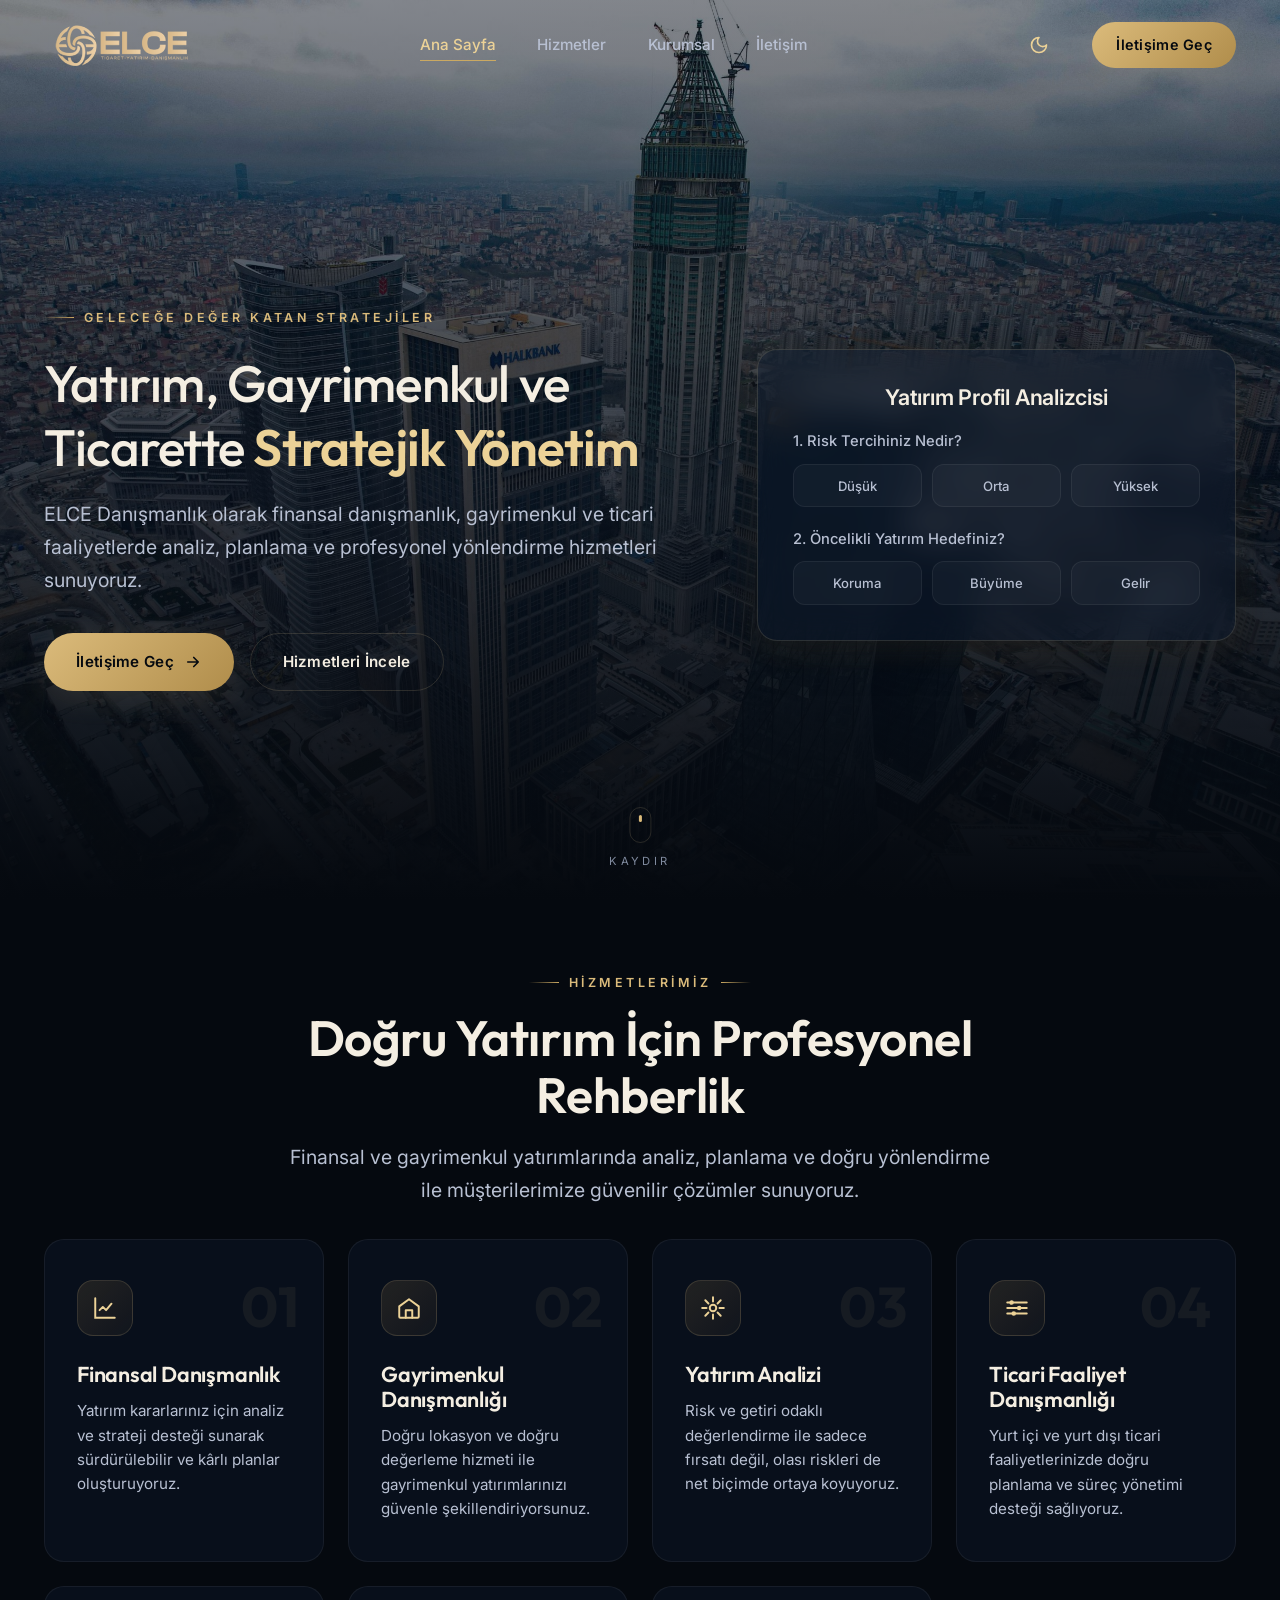
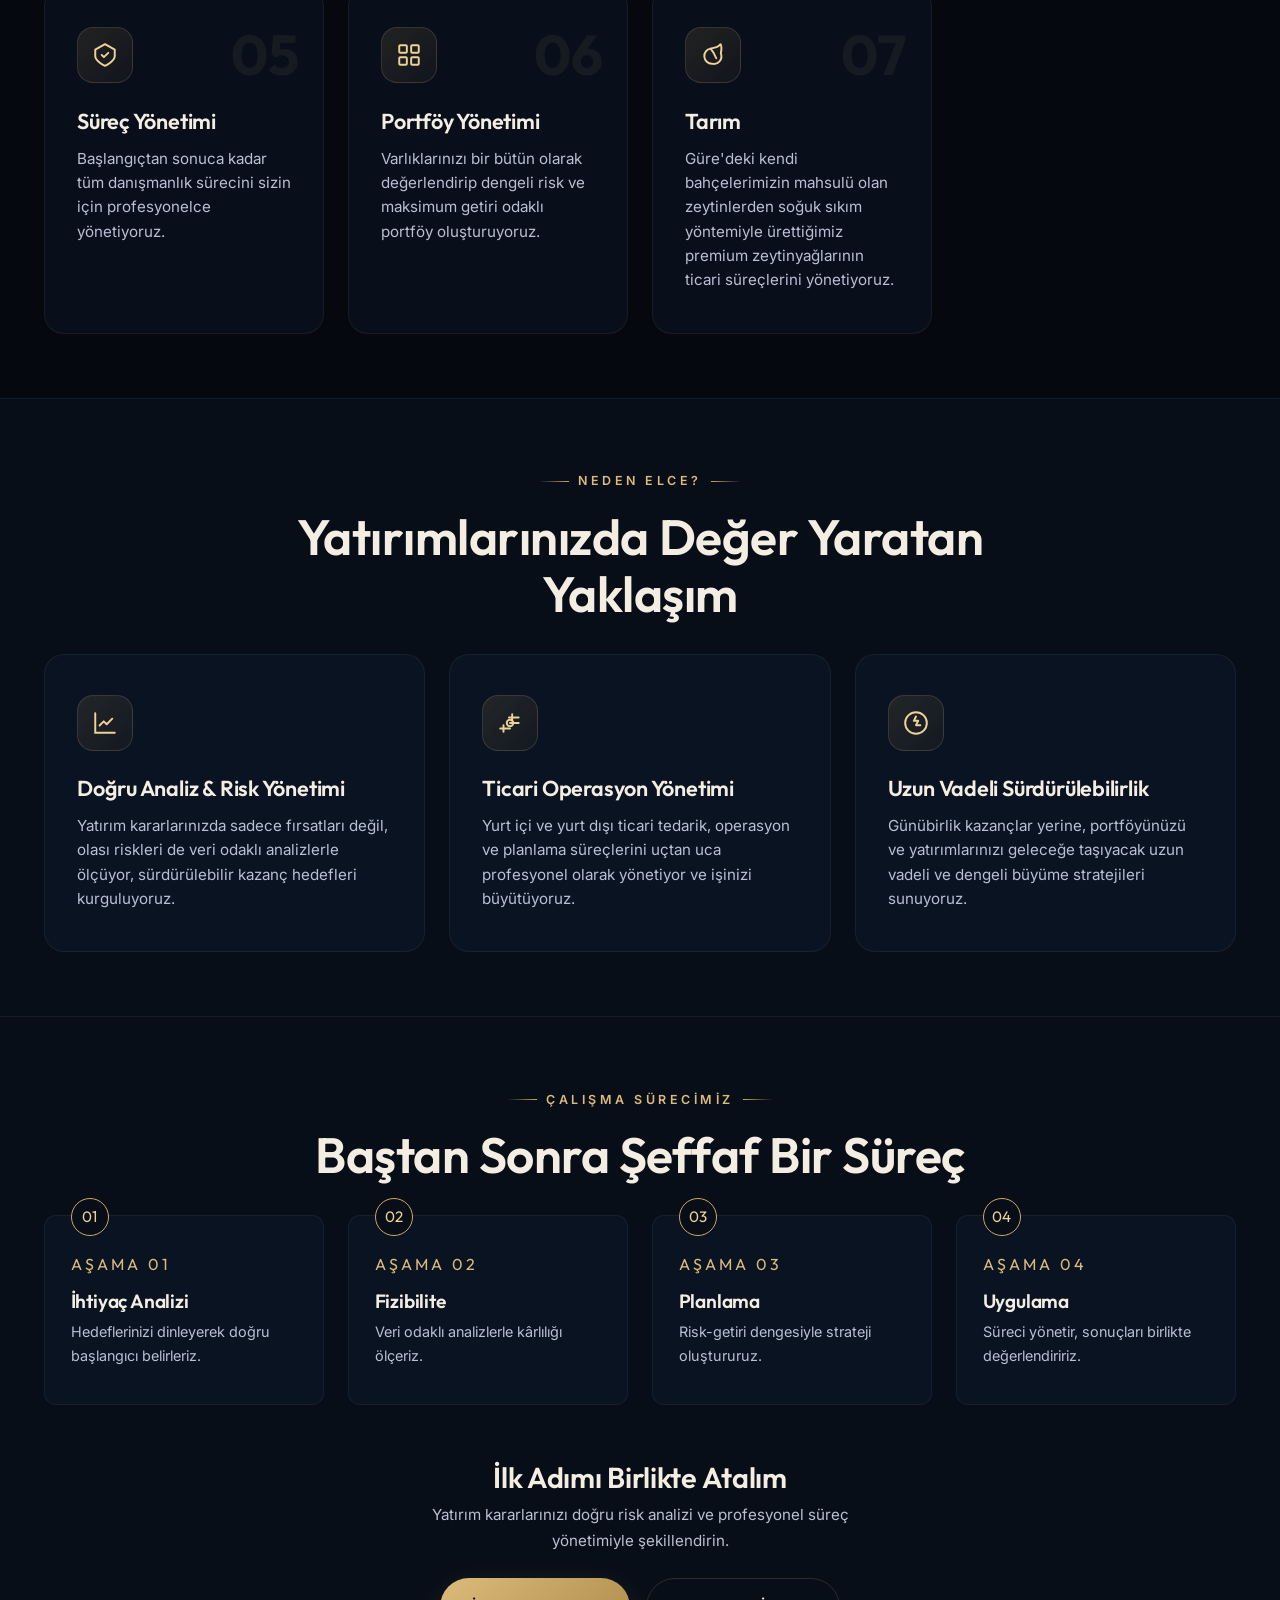
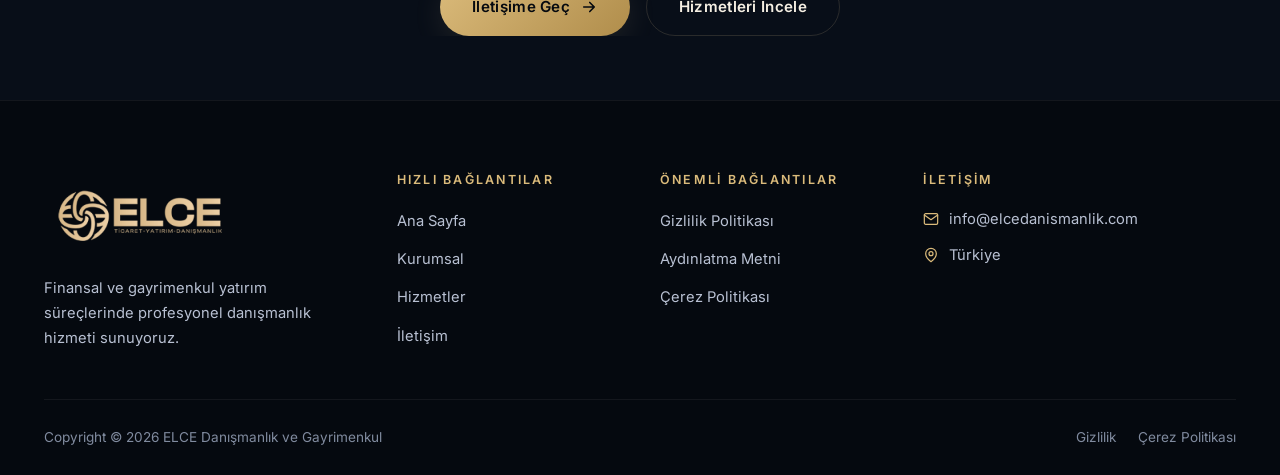
<file: index.html>
<!DOCTYPE html>
<html lang="tr">
<head>
  <meta charset="UTF-8">
  <meta name="viewport" content="width=device-width, initial-scale=1">
  <title>ELCE Danışmanlık — Gayrimenkul, Finansal ve Ticari Yatırım Danışmanlığı</title>
  <meta name="description" content="ELCE Danışmanlık olarak finansal danışmanlık, gayrimenkul ve ticari faaliyetlerde analiz, planlama ve profesyonel yönlendirme hizmetleri sunuyoruz.">
  <meta name="robots" content="index, follow">
  <link rel="canonical" href="https://elcedanismanlik.com/">
  <meta property="og:type" content="website">
  <meta property="og:site_name" content="ELCE Danışmanlık ve Gayrimenkul">
  <meta property="og:locale" content="tr_TR">
  <meta property="og:title" content="ELCE Danışmanlık — Güvenilir Yatırım Çözüm Ortağınız">
  <meta property="og:description" content="Finansal, gayrimenkul ve ticari yatırımlarda analiz, planlama ve profesyonel yönlendirme.">
  <link rel="icon" type="image/png" href="assets/favicon.png">
  <link rel="apple-touch-icon" href="assets/apple-touch-icon.png">
  <link rel="preconnect" href="https://fonts.googleapis.com">
  <link rel="preconnect" href="https://fonts.gstatic.com" crossorigin>
  <link href="https://fonts.googleapis.com/css2?family=Inter:wght@300;400;500;600&family=Outfit:wght@400;500;600;700&display=swap" rel="stylesheet">
  <link rel="stylesheet" href="css/style.css">
</head>
<body>
  <script>if(localStorage.getItem("theme")==="light")document.body.classList.add("light-mode");</script>

  <!-- ============ HEADER ============ -->
  <header class="site-header">
    <div class="header-inner">
      <a href="index.html" class="brand" aria-label="ELCE Danışmanlık Ana Sayfa">
        <img src="assets/logo.png" alt="ELCE Danışmanlık ve Gayrimenkul" class="brand-logo" width="160" height="67">
      </a>
      <nav class="main-nav" aria-label="Ana menü">
        <a href="index.html" class="active">Ana Sayfa</a>
        <a href="hizmetler.html">Hizmetler</a>
        <a href="kurumsal.html">Kurumsal</a>
        <a href="iletisim.html">İletişim</a>
      </nav>
      <div class="header-cta">
        <button id="theme-toggle" class="theme-toggle-btn" aria-label="Tema Değiştir">
          <svg class="sun-icon" viewBox="0 0 24 24" fill="none" stroke="currentColor" stroke-width="2" style="width: 20px; height: 20px; display: none;"><circle cx="12" cy="12" r="4"/><path d="M12 2v2M12 20v2M4.9 4.9l1.4 1.4M17.7 17.7l1.4 1.4M2 12h2M20 12h2M6.3 17.7l-1.4 1.4M19.1 4.9l-1.4 1.4" stroke-linecap="round"/></svg>
          <svg class="moon-icon" viewBox="0 0 24 24" fill="none" stroke="currentColor" stroke-width="2" style="width: 20px; height: 20px; display: block;"><path d="M12 3a6 6 0 0 0 9 9 9 9 0 1 1-9-9Z" stroke-linecap="round" stroke-linejoin="round"/></svg>
        </button>
        <a href="iletisim.html" class="btn btn-primary">İletişime Geç</a>
        <button class="nav-toggle" aria-label="Menüyü aç/kapat" aria-expanded="false">
          <span></span><span></span><span></span>
        </button>
      </div>
    </div>
  </header>

  <main>
    <!-- ============ HERO ============ -->
    <section class="hero">
      <div class="hero-bg"></div>
      <div class="container hero-inner">
        <div class="hero-content">
          <span class="eyebrow reveal">Geleceğe Değer Katan Stratejiler</span>
          <h1 class="reveal d1">Yatırım, Gayrimenkul ve Ticarette <em>Stratejik Yönetim</em></h1>
          <p class="lead reveal d2">
            ELCE Danışmanlık olarak finansal danışmanlık, gayrimenkul ve ticari faaliyetlerde
            analiz, planlama ve profesyonel yönlendirme hizmetleri sunuyoruz.
          </p>
          <div class="hero-actions reveal d3">
            <a href="iletisim.html" class="btn btn-primary">
              İletişime Geç
              <svg viewBox="0 0 24 24" fill="none" stroke="currentColor" stroke-width="2.2"><path d="M5 12h14M13 6l6 6-6 6" stroke-linecap="round" stroke-linejoin="round"/></svg>
            </a>
            <a href="hizmetler.html" class="btn btn-ghost">Hizmetleri İncele</a>
          </div>

        </div>

        <div class="analyzer-card reveal d2">
          <h3>Yatırım Profil Analizcisi</h3>
          <div class="analyzer-steps">
            <div>
              <div class="analyzer-q-title">1. Risk Tercihiniz Nedir?</div>
              <div class="analyzer-options">
                <button type="button" class="analyzer-btn" data-risk="low">Düşük</button>
                <button type="button" class="analyzer-btn" data-risk="medium">Orta</button>
                <button type="button" class="analyzer-btn" data-risk="high">Yüksek</button>
              </div>
            </div>
            
            <div>
              <div class="analyzer-q-title">2. Öncelikli Yatırım Hedefiniz?</div>
              <div class="analyzer-options">
                <button type="button" class="analyzer-btn" data-target="protection">Koruma</button>
                <button type="button" class="analyzer-btn" data-target="growth">Büyüme</button>
                <button type="button" class="analyzer-btn" data-target="income">Gelir</button>
              </div>
            </div>
          </div>
          
          <div class="analyzer-result" id="analyzer-result">
            <!-- Results will be dynamically injected by JS -->
          </div>
        </div>
      </div>
      <div class="scroll-cue">
        <div class="mouse"></div>
        <span>Kaydır</span>
      </div>
    </section>


    <!-- ============ SERVICES ============ -->
    <section class="section" id="hizmetler">
      <div class="container">
        <div class="section-head center reveal">
          <span class="eyebrow center">Hizmetlerimiz</span>
          <h2>Doğru Yatırım İçin Profesyonel Rehberlik</h2>
          <p class="lead" style="margin-inline:auto">
            Finansal ve gayrimenkul yatırımlarında analiz, planlama ve doğru yönlendirme
            ile müşterilerimize güvenilir çözümler sunuyoruz.
          </p>
        </div>

        <div class="cards-grid">
          <a href="hizmet-detay.html?id=yatirim" class="service-card reveal">
            <span class="index">01</span>
            <div class="service-icon">
              <svg viewBox="0 0 24 24" fill="none" stroke="currentColor" stroke-width="1.8"><path d="M3 3v18h18" stroke-linecap="round"/><path d="m7 14 3-3 3 3 5-6" stroke-linecap="round" stroke-linejoin="round"/></svg>
            </div>
            <h3>Finansal Danışmanlık</h3>
            <p>Yatırım kararlarınız için analiz ve strateji desteği sunarak sürdürülebilir ve kârlı planlar oluşturuyoruz.</p>
          </a>

          <a href="hizmet-detay.html?id=degerleme" class="service-card reveal d1">
            <span class="index">02</span>
            <div class="service-icon">
              <svg viewBox="0 0 24 24" fill="none" stroke="currentColor" stroke-width="1.8"><path d="M3 10.5 12 4l9 6.5V20a1 1 0 0 1-1 1H4a1 1 0 0 1-1-1z" stroke-linejoin="round"/><path d="M9 21v-7h6v7" stroke-linecap="round" stroke-linejoin="round"/></svg>
            </div>
            <h3>Gayrimenkul Danışmanlığı</h3>
            <p>Doğru lokasyon ve doğru değerleme hizmeti ile gayrimenkul yatırımlarınızı güvenle şekillendiriyorsunuz.</p>
          </a>

          <a href="hizmet-detay.html?id=fizibilite" class="service-card reveal d2">
            <span class="index">03</span>
            <div class="service-icon">
              <svg viewBox="0 0 24 24" fill="none" stroke="currentColor" stroke-width="1.8"><path d="M12 2v4M12 18v4M4.9 4.9l2.9 2.9M16.2 16.2l2.9 2.9M2 12h4M18 12h4M4.9 19.1l2.9-2.9M16.2 7.8l2.9-2.9" stroke-linecap="round"/><circle cx="12" cy="12" r="3"/></svg>
            </div>
            <h3>Yatırım Analizi</h3>
            <p>Risk ve getiri odaklı değerlendirme ile sadece fırsatı değil, olası riskleri de net biçimde ortaya koyuyoruz.</p>
          </a>

          <a href="hizmet-detay.html?id=aracilik" class="service-card reveal">
            <span class="index">04</span>
            <div class="service-icon">
              <svg viewBox="0 0 24 24" fill="none" stroke="currentColor" stroke-width="1.8"><path d="M3 7h18M3 12h18M3 17h18" stroke-linecap="round"/><circle cx="7" cy="7" r="1.2" fill="currentColor"/><circle cx="14" cy="12" r="1.2" fill="currentColor"/><circle cx="9" cy="17" r="1.2" fill="currentColor"/></svg>
            </div>
            <h3>Ticari Faaliyet Danışmanlığı</h3>
            <p>Yurt içi ve yurt dışı ticari faaliyetlerinizde doğru planlama ve süreç yönetimi desteği sağlıyoruz.</p>
          </a>

          <a href="hizmet-detay.html?id=proje" class="service-card reveal d1">
            <span class="index">05</span>
            <div class="service-icon">
              <svg viewBox="0 0 24 24" fill="none" stroke="currentColor" stroke-width="1.8"><path d="M12 2 3 7v6c0 5 9 9 9 9s9-4 9-9V7z" stroke-linejoin="round"/><path d="M9 12l2 2 4-4" stroke-linecap="round" stroke-linejoin="round"/></svg>
            </div>
            <h3>Süreç Yönetimi</h3>
            <p>Başlangıçtan sonuca kadar tüm danışmanlık sürecini sizin için profesyonelce yönetiyoruz.</p>
          </a>

          <a href="hizmet-detay.html?id=portfoy" class="service-card reveal d2">
            <span class="index">06</span>
            <div class="service-icon">
              <svg viewBox="0 0 24 24" fill="none" stroke="currentColor" stroke-width="1.8"><rect x="3" y="3" width="7" height="7" rx="1"/><rect x="14" y="3" width="7" height="7" rx="1"/><rect x="3" y="14" width="7" height="7" rx="1"/><rect x="14" y="14" width="7" height="7" rx="1"/></svg>
            </div>
            <h3>Portföy Yönetimi</h3>
            <p>Varlıklarınızı bir bütün olarak değerlendirip dengeli risk ve maksimum getiri odaklı portföy oluşturuyoruz.</p>
          </a>

          <a href="hizmet-detay.html?id=zeytinyagi" class="service-card reveal">
            <span class="index">07</span>
            <div class="service-icon">
              <svg viewBox="0 0 24 24" fill="none" stroke="currentColor" stroke-width="1.8"><path d="M11 20A7 7 0 0 1 9.8 6.1C15.5 5 17 4.48 19 2c1 2 1.2 4 .2 8.5A7 7 0 0 1 11 20z" stroke-linecap="round" stroke-linejoin="round"/><path d="M9.8 6.1C11.5 8 13.5 11 15 15" stroke-linecap="round" stroke-linejoin="round"/></svg>
            </div>
            <h3>Tarım</h3>
            <p>Güre'deki kendi bahçelerimizin mahsulü olan zeytinlerden soğuk sıkım yöntemiyle ürettiğimiz premium zeytinyağlarının ticari süreçlerini yönetiyoruz.</p>
          </a>
        </div>
      </div>
    </section>

    <!-- ============ CORE HIGHLIGHTS ============ -->
    <section class="section bg-soft" id="one-cikanlar">
      <div class="container">
        <div class="section-head center reveal">
          <span class="eyebrow center">Neden ELCE?</span>
          <h2>Yatırımlarınızda Değer Yaratan Yaklaşım</h2>
        </div>
        <div class="cards-grid">
          <article class="service-card reveal">
            <div class="service-icon">
              <svg viewBox="0 0 24 24" fill="none" stroke="currentColor" stroke-width="1.8"><path d="M3 3v18h18" stroke-linecap="round"/><path d="m18.7 8-5.1 5.2-2.8-2.7L7 14.3" stroke-linecap="round" stroke-linejoin="round"/></svg>
            </div>
            <h3>Doğru Analiz & Risk Yönetimi</h3>
            <p>Yatırım kararlarınızda sadece fırsatları değil, olası riskleri de veri odaklı analizlerle ölçüyor, sürdürülebilir kazanç hedefleri kurguluyoruz.</p>
          </article>
          
          <article class="service-card reveal d1">
            <div class="service-icon">
              <svg viewBox="0 0 24 24" fill="none" stroke="currentColor" stroke-width="1.8"><path d="M20 7h-9M14 10V4M3 17h9M6 20v-6M12 12h8" stroke-linecap="round"/><circle cx="12" cy="12" r="3"/></svg>
            </div>
            <h3>Ticari Operasyon Yönetimi</h3>
            <p>Yurt içi ve yurt dışı ticari tedarik, operasyon ve planlama süreçlerini uçtan uca profesyonel olarak yönetiyor ve işinizi büyütüyoruz.</p>
          </article>
          
          <article class="service-card reveal d2">
            <div class="service-icon">
              <svg viewBox="0 0 24 24" fill="none" stroke="currentColor" stroke-width="1.8"><circle cx="12" cy="12" r="10"/><path d="m12 6-2 4h4l-2 4h4" stroke-linecap="round" stroke-linejoin="round"/></svg>
            </div>
            <h3>Uzun Vadeli Sürdürülebilirlik</h3>
            <p>Günübirlik kazançlar yerine, portföyünüzü ve yatırımlarınızı geleceğe taşıyacak uzun vadeli ve dengeli büyüme stratejileri sunuyoruz.</p>
          </article>
        </div>
      </div>
    </section>

    <!-- ============ PROCESS & CTA ============ -->
    <section class="section bg-card">
      <div class="container">
        <div class="section-head center reveal">
          <span class="eyebrow center">Çalışma Sürecimiz</span>
          <h2>Baştan Sonra Şeffaf Bir Süreç</h2>
        </div>
        <div class="process-grid process">
          <div class="process-step reveal">
            <div class="step-num">AŞAMA 01</div>
            <h4>İhtiyaç Analizi</h4>
            <p>Hedeflerinizi dinleyerek doğru başlangıcı belirleriz.</p>
          </div>
          <div class="process-step reveal d1">
            <div class="step-num">AŞAMA 02</div>
            <h4>Fizibilite</h4>
            <p>Veri odaklı analizlerle kârlılığı ölçeriz.</p>
          </div>
          <div class="process-step reveal d2">
            <div class="step-num">AŞAMA 03</div>
            <h4>Planlama</h4>
            <p>Risk-getiri dengesiyle strateji oluştururuz.</p>
          </div>
          <div class="process-step reveal d3">
            <div class="step-num">AŞAMA 04</div>
            <h4>Uygulama</h4>
            <p>Süreci yönetir, sonuçları birlikte değerlendiririz.</p>
          </div>
        </div>
        
        <div class="cta-band reveal" style="margin-top: 3.5rem; background: transparent; border: none; padding: 0;">
          <h3 style="font-family: var(--font-serif); font-size: 1.8rem; color: var(--cream);">İlk Adımı Birlikte Atalım</h3>
          <p style="margin-top: 0.5rem; margin-inline: auto; font-size: 0.95rem; max-width: 50ch;">
            Yatırım kararlarınızı doğru risk analizi ve profesyonel süreç yönetimiyle şekillendirin.
          </p>
          <div class="hero-actions" style="justify-content: center; margin-top: 1.5rem;">
            <a href="iletisim.html" class="btn btn-primary">İletişime Geç
              <svg viewBox="0 0 24 24" fill="none" stroke="currentColor" stroke-width="2.2"><path d="M5 12h14M13 6l6 6-6 6" stroke-linecap="round" stroke-linejoin="round"/></svg>
            </a>
            <a href="hizmetler.html" class="btn btn-ghost">Hizmetleri İncele</a>
          </div>
        </div>
      </div>

  </main>

  <!-- ============ FOOTER ============ -->
  <footer class="site-footer">
    <div class="container">
      <div class="footer-top">
        <div class="footer-brand">
          <a href="index.html" class="brand">
            <img src="assets/logo.png" alt="ELCE Danışmanlık ve Gayrimenkul" class="brand-logo footer-logo" width="170" height="71">
          </a>
          <p>Finansal ve gayrimenkul yatırım süreçlerinde profesyonel danışmanlık hizmeti sunuyoruz.</p>
        </div>
        <div class="footer-col">
          <h5>Hızlı Bağlantılar</h5>
          <ul>
            <li><a href="index.html">Ana Sayfa</a></li>
            <li><a href="kurumsal.html">Kurumsal</a></li>
            <li><a href="hizmetler.html">Hizmetler</a></li>
            <li><a href="iletisim.html">İletişim</a></li>
          </ul>
        </div>
        <div class="footer-col">
          <h5>Önemli Bağlantılar</h5>
          <ul>
            <li><a href="kurumsal.html">Gizlilik Politikası</a></li>
            <li><a href="kurumsal.html">Aydınlatma Metni</a></li>
            <li><a href="kurumsal.html">Çerez Politikası</a></li>
          </ul>
        </div>
        <div class="footer-col">
          <h5>İletişim</h5>
          <ul class="footer-contact">
            <li>
              <svg viewBox="0 0 24 24" fill="none" stroke="currentColor" stroke-width="1.8"><path d="M4 4h16v16H4z" stroke-linejoin="round" opacity=".0"/><path d="M22 6 12 13 2 6" stroke-linecap="round" stroke-linejoin="round"/><rect x="2" y="4" width="20" height="16" rx="2"/></svg>
              info@elcedanismanlik.com
            </li>

            <li>
              <svg viewBox="0 0 24 24" fill="none" stroke="currentColor" stroke-width="1.8"><path d="M20 10c0 6-8 12-8 12s-8-6-8-12a8 8 0 0 1 16 0z" stroke-linejoin="round"/><circle cx="12" cy="10" r="3"/></svg>
              Türkiye
            </li>
          </ul>
        </div>
      </div>
      <div class="footer-bottom">
        <span>Copyright © <span data-year>2026</span> ELCE Danışmanlık ve Gayrimenkul</span>
        <div class="legal">
          <a href="kurumsal.html">Gizlilik</a>
          <a href="kurumsal.html">Çerez Politikası</a>
        </div>
      </div>
    </div>
  </footer>

  <script src="js/main.js"></script>
</body>
</html>
</file>
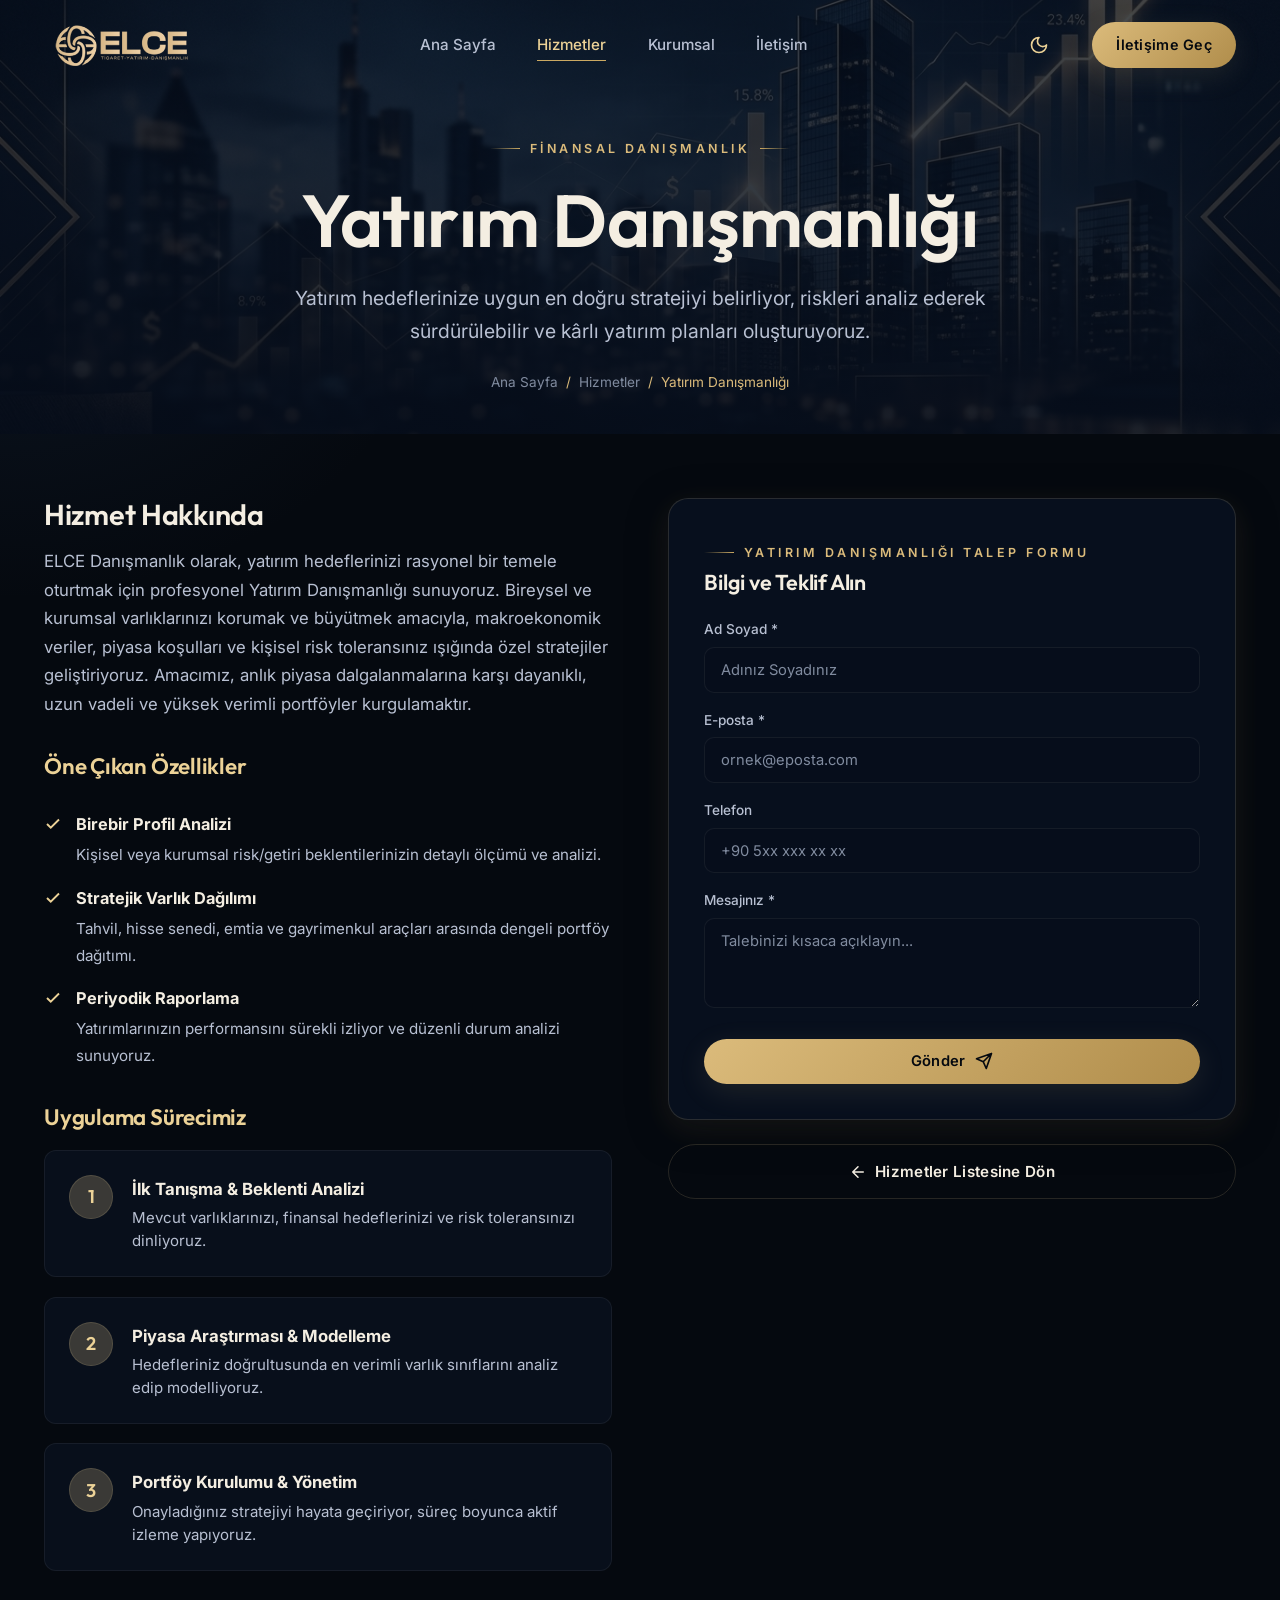
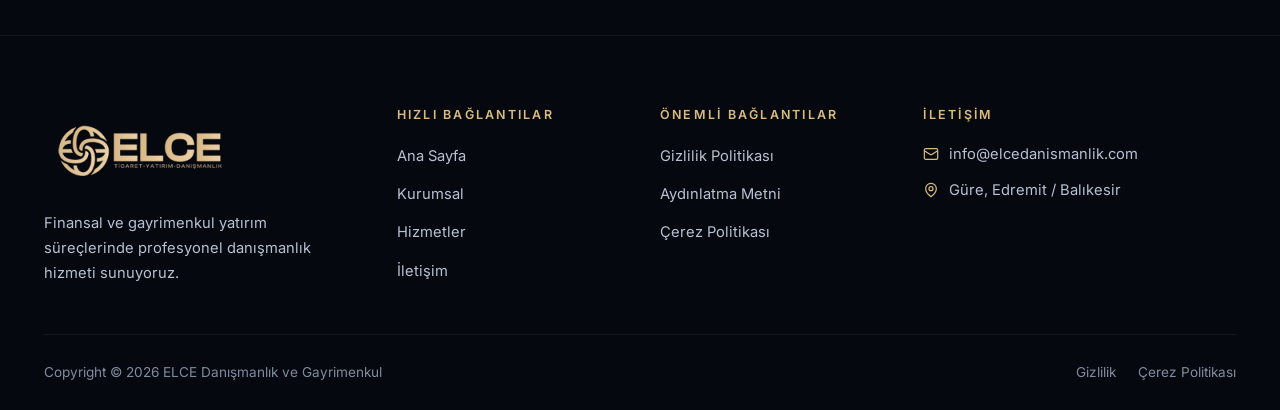
<file: hizmet-detay.html>
<!DOCTYPE html>
<html lang="tr">
<head>
  <meta charset="UTF-8">
  <meta name="viewport" content="width=device-width, initial-scale=1">
  <title>Hizmet Detayı — ELCE Danışmanlık</title>
  <meta name="description" content="ELCE Danışmanlık finansal, gayrimenkul ve ticari yatırımlarınız için sunduğu hizmetlerin detaylı analiz ve planlama süreçleri.">
  <meta name="robots" content="index, follow">
  <link rel="icon" type="image/png" href="assets/favicon.png">
  <link rel="apple-touch-icon" href="assets/apple-touch-icon.png">
  <link rel="preconnect" href="https://fonts.googleapis.com">
  <link rel="preconnect" href="https://fonts.gstatic.com" crossorigin>
  <link href="https://fonts.googleapis.com/css2?family=Inter:wght@300;400;500;600&family=Outfit:wght@400;500;600;700&display=swap" rel="stylesheet">
  <link rel="stylesheet" href="css/style.css">
  <link id="canonical-link" rel="canonical" href="">
</head>
<body>
  <script>if(localStorage.getItem("theme")==="light")document.body.classList.add("light-mode");</script>

  <!-- ============ HEADER ============ -->
  <header class="site-header">
    <div class="header-inner">
      <a href="index.html" class="brand" aria-label="ELCE Danışmanlık Ana Sayfa">
        <img src="assets/logo.png" alt="ELCE Danışmanlık ve Gayrimenkul" class="brand-logo" width="160" height="67">
      </a>
      <nav class="main-nav" aria-label="Ana menü">
        <a href="index.html">Ana Sayfa</a>
        <a href="hizmetler.html" class="active">Hizmetler</a>
        <a href="kurumsal.html">Kurumsal</a>
        <a href="iletisim.html">İletişim</a>
      </nav>
      <div class="header-cta">
        <button id="theme-toggle" class="theme-toggle-btn" aria-label="Tema Değiştir">
          <svg class="sun-icon" viewBox="0 0 24 24" fill="none" stroke="currentColor" stroke-width="2" style="width: 20px; height: 20px; display: none;"><circle cx="12" cy="12" r="4"/><path d="M12 2v2M12 20v2M4.9 4.9l1.4 1.4M17.7 17.7l1.4 1.4M2 12h2M20 12h2M6.3 17.7l-1.4 1.4M19.1 4.9l-1.4 1.4" stroke-linecap="round"/></svg>
          <svg class="moon-icon" viewBox="0 0 24 24" fill="none" stroke="currentColor" stroke-width="2" style="width: 20px; height: 20px; display: block;"><path d="M12 3a6 6 0 0 0 9 9 9 9 0 1 1-9-9Z" stroke-linecap="round" stroke-linejoin="round"/></svg>
        </button>
        <a href="iletisim.html" class="btn btn-primary">İletişime Geç</a>
        <button class="nav-toggle" aria-label="Menüyü aç/kapat" aria-expanded="false">
          <span></span><span></span><span></span>
        </button>
      </div>
    </div>
  </header>

  <main>
    <!-- ============ PAGE HERO ============ -->
    <section class="page-hero hero-hizmetler">
      <div class="container">
        <span class="eyebrow center reveal" id="service-category">Yükleniyor...</span>
        <h1 class="reveal d1" id="service-title">Hizmet Detayı</h1>
        <p class="lead reveal d2" id="service-description" style="margin-inline:auto; max-width:65ch;"></p>
        <div class="breadcrumb reveal d3">
          <a href="index.html">Ana Sayfa</a> <span>/</span> <a href="hizmetler.html">Hizmetler</a> <span>/</span> <span id="breadcrumb-service">Detay</span>
        </div>
      </div>
    </section>

    <!-- ============ SERVICE DETAILS CONTENT ============ -->
    <section class="section">
      <div class="container">
        <div class="split" style="gap: 3.5rem; align-items: start;">
          
          <!-- Left: Text Content -->
          <div class="reveal" style="display: flex; flex-direction: column; gap: 2.2rem;">
            <div>
              <h2 style="font-size: 1.8rem; margin-bottom: 1rem;">Hizmet Hakkında</h2>
              <p class="lead" id="service-long-description" style="line-height: 1.7; font-size: 1.05rem;"></p>
            </div>

            <div>
              <h3 style="font-size: 1.4rem; margin-bottom: 1.2rem; color: var(--gold-300);">Öne Çıkan Özellikler</h3>
              <ul class="feature-list" id="service-features" style="display: flex; flex-direction: column; gap: 1rem;">
                <!-- Features will be injected here -->
              </ul>
            </div>

            <div>
              <h3 style="font-size: 1.4rem; margin-bottom: 1.2rem; color: var(--gold-300);">Uygulama Sürecimiz</h3>
              <div class="process-grid process" id="service-process" style="grid-template-columns: 1fr; gap: 1.2rem;">
                <!-- Process steps will be injected here -->
              </div>
            </div>
          </div>

          <!-- Right: Side Request Form -->
          <div class="reveal d1" style="position: sticky; top: calc(var(--header-h) + 1.5rem);">
            <form class="contact-form" id="contact-form" novalidate style="padding: 2.2rem; background: rgba(12, 26, 48, 0.45); border: 1px solid var(--line); border-radius: var(--radius-lg); box-shadow: var(--shadow-lg), var(--shadow-gold);">
              <div class="section-head" style="max-width:none; margin-bottom:1.5rem">
                <span class="eyebrow" id="form-service-badge">Talep Formu</span>
                <h3 style="font-size: 1.35rem; margin-top: 0.4rem;">Bilgi ve Teklif Alın</h3>
              </div>
              
              <div class="field" style="margin-bottom: 1rem;">
                <label for="name" style="margin-bottom: 0.35rem;">Ad Soyad *</label>
                <input type="text" id="name" name="name" placeholder="Adınız Soyadınız" data-required style="padding: 0.8rem 1rem; font-size: 0.92rem;">
                <span class="err-msg">Lütfen adınızı girin.</span>
              </div>
              
              <div class="field" style="margin-bottom: 1rem;">
                <label for="email" style="margin-bottom: 0.35rem;">E-posta *</label>
                <input type="email" id="email" name="email" placeholder="ornek@eposta.com" data-required style="padding: 0.8rem 1rem; font-size: 0.92rem;">
                <span class="err-msg">Geçerli bir e-posta girin.</span>
              </div>
              
              <div class="field" style="margin-bottom: 1rem;">
                <label for="phone" style="margin-bottom: 0.35rem;">Telefon</label>
                <input type="tel" id="phone" name="phone" placeholder="+90 5xx xxx xx xx" style="padding: 0.8rem 1rem; font-size: 0.92rem;">
              </div>
              
              <div class="field" style="margin-bottom: 1.4rem;">
                <label for="message" style="margin-bottom: 0.35rem;">Mesajınız *</label>
                <textarea id="message" name="message" placeholder="Talebinizi kısaca açıklayın..." data-required style="padding: 0.8rem 1rem; font-size: 0.92rem; min-height: 90px;"></textarea>
                <span class="err-msg">Lütfen mesajınızı girin.</span>
              </div>
              
              <button type="submit" class="btn btn-primary" style="width:100%; padding: 0.85rem 1.8rem; font-size: 0.92rem;">Gönder
                <svg viewBox="0 0 24 24" fill="none" stroke="currentColor" stroke-width="2.2"><path d="M22 2 11 13M22 2l-7 20-4-9-9-4 20-7z" stroke-linecap="round" stroke-linejoin="round"/></svg>
              </button>
              <div class="form-status" role="status" aria-live="polite" style="margin-top: 0.8rem; padding: 0.75rem 0.9rem; font-size: 0.85rem;"></div>
            </form>
            
            <div style="margin-top: 1.5rem; text-align: center;">
              <a href="hizmetler.html" class="btn btn-ghost" style="width: 100%; display: flex; align-items: center; justify-content: center; gap: 0.5rem; padding: 0.85rem;">
                <svg viewBox="0 0 24 24" fill="none" stroke="currentColor" stroke-width="2" style="width: 18px; height: 18px;"><path d="M19 12H5M12 19l-7-7 7-7" stroke-linecap="round" stroke-linejoin="round"/></svg>
                Hizmetler Listesine Dön
              </a>
            </div>
          </div>

        </div>
      </div>
    </section>
  </main>

  <!-- ============ FOOTER ============ -->
  <footer class="site-footer">
    <div class="container">
      <div class="footer-top">
        <div class="footer-brand">
          <a href="index.html" class="brand">
            <img src="assets/logo.png" alt="ELCE Danışmanlık ve Gayrimenkul" class="brand-logo footer-logo" width="170" height="71">
          </a>
          <p>Finansal ve gayrimenkul yatırım süreçlerinde profesyonel danışmanlık hizmeti sunuyoruz.</p>
        </div>
        <div class="footer-col">
          <h5>Hızlı Bağlantılar</h5>
          <ul>
            <li><a href="index.html">Ana Sayfa</a></li>
            <li><a href="kurumsal.html">Kurumsal</a></li>
            <li><a href="hizmetler.html">Hizmetler</a></li>
            <li><a href="iletisim.html">İletişim</a></li>
          </ul>
        </div>
        <div class="footer-col">
          <h5>Önemli Bağlantılar</h5>
          <ul>
            <li><a href="kurumsal.html">Gizlilik Politikası</a></li>
            <li><a href="kurumsal.html">Aydınlatma Metni</a></li>
            <li><a href="kurumsal.html">Çerez Politikası</a></li>
          </ul>
        </div>
        <div class="footer-col">
          <h5>İletişim</h5>
          <ul class="footer-contact">
            <li>
              <svg viewBox="0 0 24 24" fill="none" stroke="currentColor" stroke-width="1.8"><rect x="2" y="4" width="20" height="16" rx="2"/><path d="m22 7-8.97 5.7a1.94 1.94 0 0 1-2.06 0L2 7"/></svg>
              info@elcedanismanlik.com
            </li>

            <li>
              <svg viewBox="0 0 24 24" fill="none" stroke="currentColor" stroke-width="1.8"><path d="M20 10c0 6-8 12-8 12s-8-6-8-12a8 8 0 0 1 16 0z" stroke-linejoin="round"/><circle cx="12" cy="10" r="3"/></svg>
              Güre, Edremit / Balıkesir
            </li>
          </ul>
        </div>
      </div>
      <div class="footer-bottom">
        <span>Copyright © <span data-year>2026</span> ELCE Danışmanlık ve Gayrimenkul</span>
        <div class="legal">
          <a href="kurumsal.html">Gizlilik</a>
          <a href="kurumsal.html">Çerez Politikası</a>
        </div>
      </div>
    </div>
  </footer>

  <script src="js/services-data.js"></script>
  <script src="js/main.js"></script>
</body>
</html>
</file>
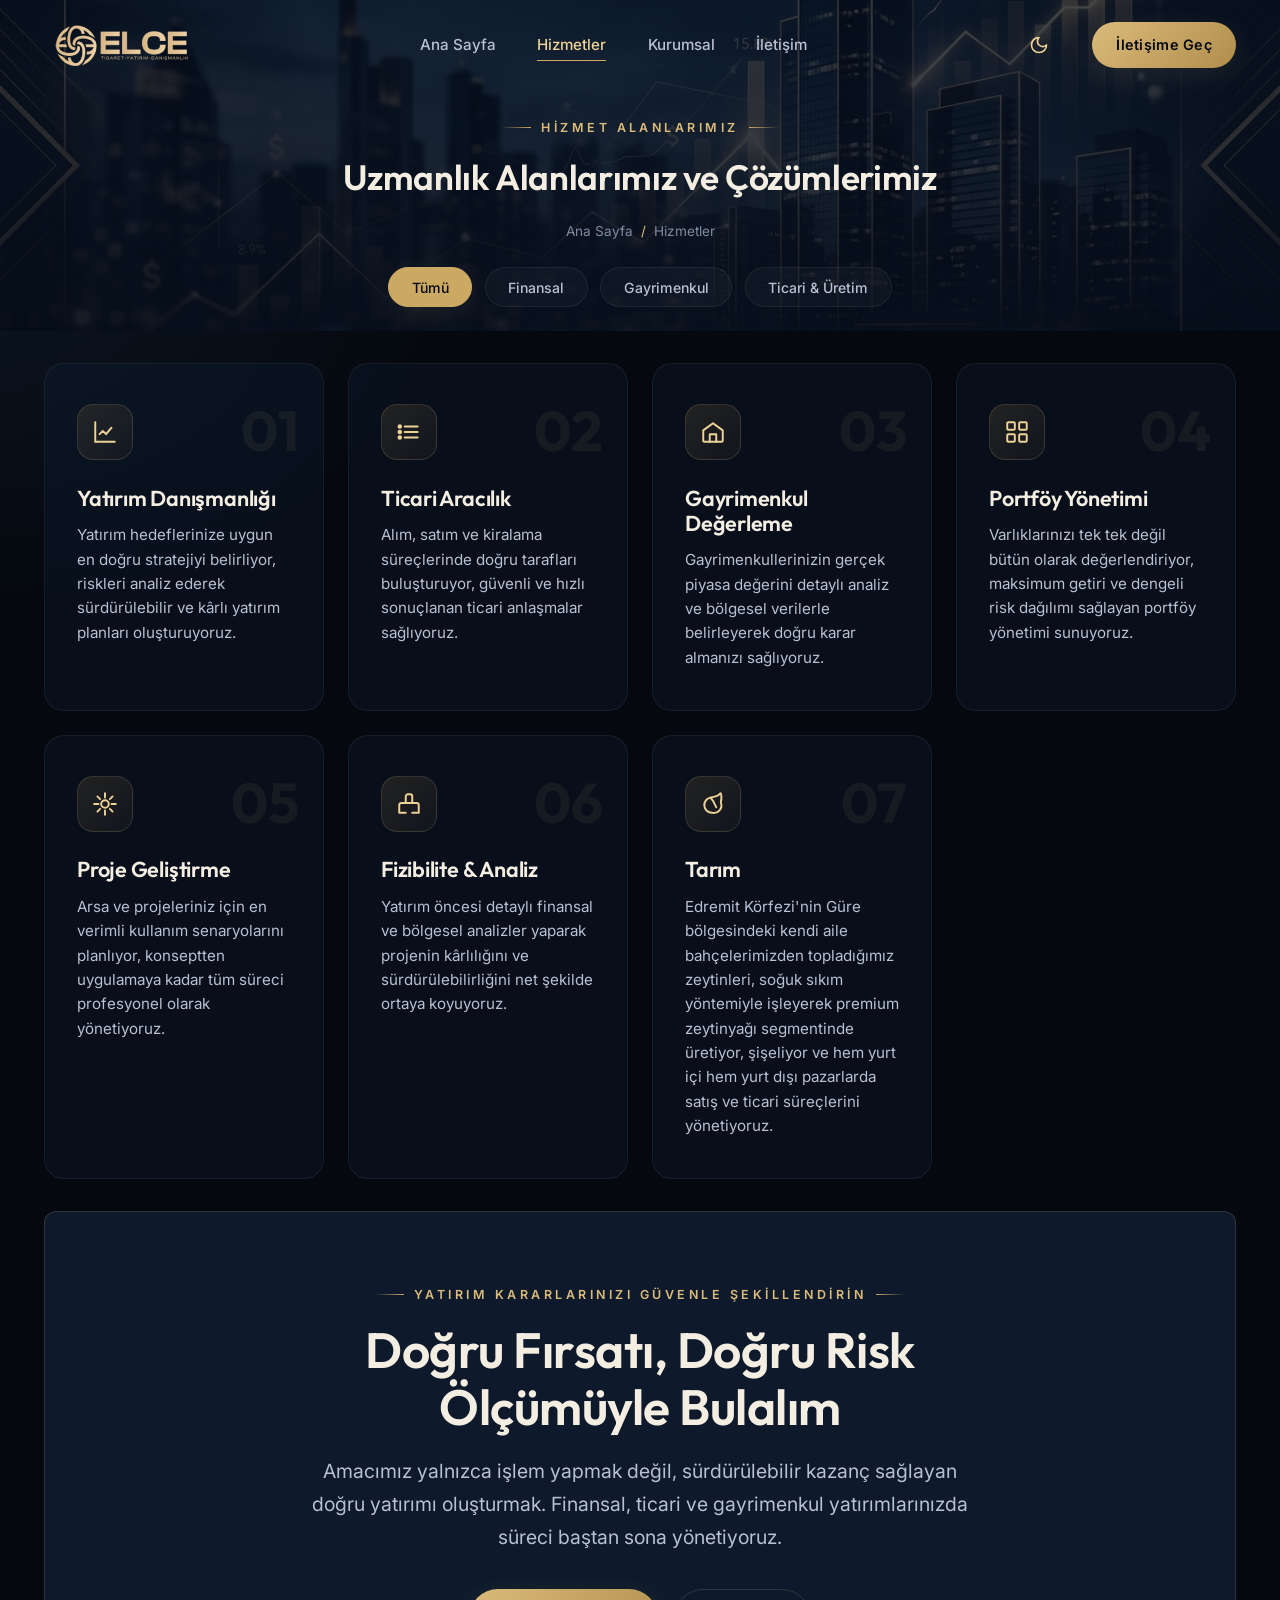
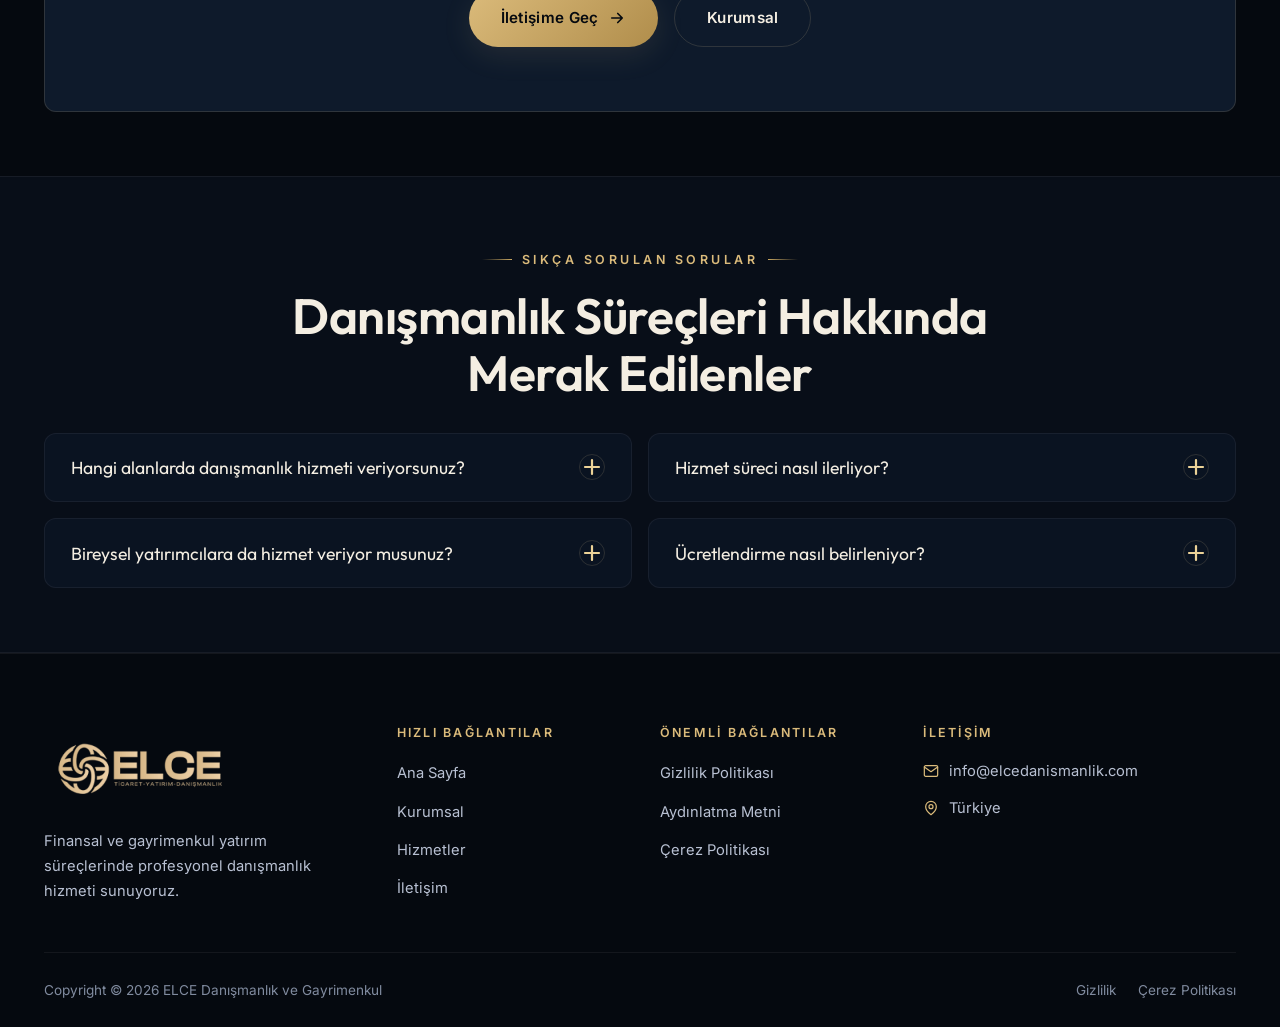
<file: hizmetler.html>
<!DOCTYPE html>
<html lang="tr">
<head>
  <meta charset="UTF-8">
  <meta name="viewport" content="width=device-width, initial-scale=1">
  <title>Hizmetler — ELCE Danışmanlık</title>
  <meta name="description" content="Finansal, gayrimenkul ve ticari süreçleriniz için profesyonel danışmanlık çözümleri sunuyoruz: yatırım danışmanlığı, ticari aracılık, değerleme, portföy yönetimi.">
  <meta name="robots" content="index, follow">
  <link rel="canonical" href="https://elcedanismanlik.com/hizmetler">
  <link rel="icon" type="image/png" href="assets/favicon.png">
  <link rel="apple-touch-icon" href="assets/apple-touch-icon.png">
  <link rel="preconnect" href="https://fonts.googleapis.com">
  <link rel="preconnect" href="https://fonts.gstatic.com" crossorigin>
  <link href="https://fonts.googleapis.com/css2?family=Inter:wght@300;400;500;600&family=Outfit:wght@400;500;600;700&display=swap" rel="stylesheet">
  <link rel="stylesheet" href="css/style.css">
</head>
<body>
  <script>if(localStorage.getItem("theme")==="light")document.body.classList.add("light-mode");</script>

  <!-- ============ HEADER ============ -->
  <header class="site-header">
    <div class="header-inner">
      <a href="index.html" class="brand" aria-label="ELCE Danışmanlık Ana Sayfa">
        <img src="assets/logo.png" alt="ELCE Danışmanlık ve Gayrimenkul" class="brand-logo" width="160" height="67">
      </a>
      <nav class="main-nav" aria-label="Ana menü">
        <a href="index.html">Ana Sayfa</a>
        <a href="hizmetler.html" class="active">Hizmetler</a>
        <a href="kurumsal.html">Kurumsal</a>
        <a href="iletisim.html">İletişim</a>
      </nav>
      <div class="header-cta">
        <button id="theme-toggle" class="theme-toggle-btn" aria-label="Tema Değiştir">
          <svg class="sun-icon" viewBox="0 0 24 24" fill="none" stroke="currentColor" stroke-width="2" style="width: 20px; height: 20px; display: none;"><circle cx="12" cy="12" r="4"/><path d="M12 2v2M12 20v2M4.9 4.9l1.4 1.4M17.7 17.7l1.4 1.4M2 12h2M20 12h2M6.3 17.7l-1.4 1.4M19.1 4.9l-1.4 1.4" stroke-linecap="round"/></svg>
          <svg class="moon-icon" viewBox="0 0 24 24" fill="none" stroke="currentColor" stroke-width="2" style="width: 20px; height: 20px; display: block;"><path d="M12 3a6 6 0 0 0 9 9 9 9 0 1 1-9-9Z" stroke-linecap="round" stroke-linejoin="round"/></svg>
        </button>
        <a href="iletisim.html" class="btn btn-primary">İletişime Geç</a>
        <button class="nav-toggle" aria-label="Menüyü aç/kapat" aria-expanded="false">
          <span></span><span></span><span></span>
        </button>
      </div>
    </div>
  </header>

  <main>
    <!-- ============ PAGE HERO ============ -->
    <section class="page-hero hero-hizmetler" style="padding-top: calc(var(--header-h) + 1.2rem); padding-bottom: 1.5rem;">
      <div class="container">
        <span class="eyebrow center reveal">Hizmet Alanlarımız</span>
        <h1 class="reveal d1" style="font-size: 2.2rem; margin-bottom: 0.8rem;">Uzmanlık Alanlarımız ve Çözümlerimiz</h1>
        <div class="breadcrumb reveal d2" style="margin-bottom: 1.5rem;">
          <a href="index.html">Ana Sayfa</a> <span>/</span> Hizmetler
        </div>

        <!-- Dynamic Category Filters (Placed directly under the title in the hero) -->
        <div class="filter-container reveal d3" style="margin-top: 1rem; margin-bottom: 0;">
          <button type="button" class="category-btn active" data-filter="all">Tümü</button>
          <button type="button" class="category-btn" data-filter="finance">Finansal</button>
          <button type="button" class="category-btn" data-filter="estate">Gayrimenkul</button>
          <button type="button" class="category-btn" data-filter="trade">Ticari & Üretim</button>
        </div>
      </div>
    </section>

    <!-- ============ SERVICES GRID ============ -->
    <section class="section" style="padding-top: 2rem; padding-bottom: 2rem;">
      <div class="container">

        <div class="cards-grid">
          <a href="hizmet-detay.html?id=yatirim" class="service-card reveal" data-category="finance">
            <span class="index">01</span>
            <div class="service-icon">
              <svg viewBox="0 0 24 24" fill="none" stroke="currentColor" stroke-width="1.8"><path d="M3 3v18h18" stroke-linecap="round"/><path d="m7 14 3-3 3 3 5-6" stroke-linecap="round" stroke-linejoin="round"/></svg>
            </div>
            <h3>Yatırım Danışmanlığı</h3>
            <p>Yatırım hedeflerinize uygun en doğru stratejiyi belirliyor, riskleri analiz ederek sürdürülebilir ve kârlı yatırım planları oluşturuyoruz.</p>
          </a>

          <a href="hizmet-detay.html?id=aracilik" class="service-card reveal d1" data-category="trade">
            <span class="index">02</span>
            <div class="service-icon">
              <svg viewBox="0 0 24 24" fill="none" stroke="currentColor" stroke-width="1.8"><path d="M8 7h12M8 12h12M8 17h12" stroke-linecap="round"/><circle cx="3.5" cy="7" r="1.2" fill="currentColor"/><circle cx="3.5" cy="12" r="1.2" fill="currentColor"/><circle cx="3.5" cy="17" r="1.2" fill="currentColor"/></svg>
            </div>
            <h3>Ticari Aracılık</h3>
            <p>Alım, satım ve kiralama süreçlerinde doğru tarafları buluşturuyor, güvenli ve hızlı sonuçlanan ticari anlaşmalar sağlıyoruz.</p>
          </a>

          <a href="hizmet-detay.html?id=degerleme" class="service-card reveal d2" data-category="estate">
            <span class="index">03</span>
            <div class="service-icon">
              <svg viewBox="0 0 24 24" fill="none" stroke="currentColor" stroke-width="1.8"><path d="M3 10.5 12 4l9 6.5V20a1 1 0 0 1-1 1H4a1 1 0 0 1-1-1z" stroke-linejoin="round"/><path d="M9 21v-7h6v7" stroke-linecap="round" stroke-linejoin="round"/></svg>
            </div>
            <h3>Gayrimenkul Değerleme</h3>
            <p>Gayrimenkullerinizin gerçek piyasa değerini detaylı analiz ve bölgesel verilerle belirleyerek doğru karar almanızı sağlıyoruz.</p>
          </a>

          <a href="hizmet-detay.html?id=portfoy" class="service-card reveal" data-category="finance">
            <span class="index">04</span>
            <div class="service-icon">
              <svg viewBox="0 0 24 24" fill="none" stroke="currentColor" stroke-width="1.8"><rect x="3" y="3" width="7" height="7" rx="1"/><rect x="14" y="3" width="7" height="7" rx="1"/><rect x="3" y="14" width="7" height="7" rx="1"/><rect x="14" y="14" width="7" height="7" rx="1"/></svg>
            </div>
            <h3>Portföy Yönetimi</h3>
            <p>Varlıklarınızı tek tek değil bütün olarak değerlendiriyor, maksimum getiri ve dengeli risk dağılımı sağlayan portföy yönetimi sunuyoruz.</p>
          </a>

          <a href="hizmet-detay.html?id=proje" class="service-card reveal d1" data-category="estate">
            <span class="index">05</span>
            <div class="service-icon">
              <svg viewBox="0 0 24 24" fill="none" stroke="currentColor" stroke-width="1.8"><path d="M12 2v4M5 5l2.5 2.5M19 5l-2.5 2.5M2 12h4M18 12h4M5 19l2.5-2.5M19 19l-2.5-2.5M12 18v4" stroke-linecap="round"/><circle cx="12" cy="12" r="3.5"/></svg>
            </div>
            <h3>Proje Geliştirme</h3>
            <p>Arsa ve projeleriniz için en verimli kullanım senaryolarını planlıyor, konseptten uygulamaya kadar tüm süreci profesyonel olarak yönetiyoruz.</p>
          </a>

          <a href="hizmet-detay.html?id=fizibilite" class="service-card reveal d2" data-category="finance estate">
            <span class="index">06</span>
            <div class="service-icon">
              <svg viewBox="0 0 24 24" fill="none" stroke="currentColor" stroke-width="1.8"><path d="M9 11H5a2 2 0 0 0-2 2v7h6M9 11V5a2 2 0 0 1 2-2h2a2 2 0 0 1 2 2v6M9 11h6M15 11h4a2 2 0 0 1 2 2v7h-6" stroke-linecap="round" stroke-linejoin="round"/></svg>
            </div>
            <h3>Fizibilite & Analiz</h3>
            <p>Yatırım öncesi detaylı finansal ve bölgesel analizler yaparak projenin kârlılığını ve sürdürülebilirliğini net şekilde ortaya koyuyoruz.</p>
          </a>

          <a href="hizmet-detay.html?id=zeytinyagi" class="service-card reveal" data-category="trade">
            <span class="index">07</span>
            <div class="service-icon">
              <svg viewBox="0 0 24 24" fill="none" stroke="currentColor" stroke-width="1.8"><path d="M11 20A7 7 0 0 1 9.8 6.1C15.5 5 17 4.48 19 2c1 2 1.2 4 .2 8.5A7 7 0 0 1 11 20z" stroke-linecap="round" stroke-linejoin="round"/><path d="M9.8 6.1C11.5 8 13.5 11 15 15" stroke-linecap="round" stroke-linejoin="round"/></svg>
            </div>
            <h3>Tarım</h3>
            <p>Edremit Körfezi'nin Güre bölgesindeki kendi aile bahçelerimizden topladığımız zeytinleri, soğuk sıkım yöntemiyle işleyerek premium zeytinyağı segmentinde üretiyor, şişeliyor ve hem yurt içi hem yurt dışı pazarlarda satış ve ticari süreçlerini yönetiyoruz.</p>
          </a>
        </div>
      </div>
    </section>

    <!-- ============ CTA BAND ============ -->
    <section class="section" style="padding-top:0">
      <div class="container">
        <div class="cta-band reveal">
          <span class="eyebrow center">Yatırım Kararlarınızı Güvenle Şekillendirin</span>
          <h2 style="margin-top:1rem">Doğru Fırsatı, Doğru Risk Ölçümüyle Bulalım</h2>
          <p class="lead" style="margin-inline:auto">
            Amacımız yalnızca işlem yapmak değil, sürdürülebilir kazanç sağlayan doğru yatırımı
            oluşturmak. Finansal, ticari ve gayrimenkul yatırımlarınızda süreci baştan sona yönetiyoruz.
          </p>
          <div class="hero-actions">
            <a href="iletisim.html" class="btn btn-primary">İletişime Geç
              <svg viewBox="0 0 24 24" fill="none" stroke="currentColor" stroke-width="2.2"><path d="M5 12h14M13 6l6 6-6 6" stroke-linecap="round" stroke-linejoin="round"/></svg>
            </a>
            <a href="kurumsal.html" class="btn btn-ghost">Kurumsal</a>
          </div>
        </div>
      </div>
    </section>

    <!-- ============ FAQ ============ -->
    <section class="section bg-soft">
      <div class="container">
        <div class="section-head center reveal">
          <span class="eyebrow center">Sıkça Sorulan Sorular</span>
          <h2>Danışmanlık Süreçleri Hakkında Merak Edilenler</h2>
        </div>
        <div class="faq-grid">
          <div class="faq-item reveal">
            <button class="faq-q">Hangi alanlarda danışmanlık hizmeti veriyorsunuz?
              <span class="plus"><svg viewBox="0 0 24 24" fill="none" stroke="currentColor" stroke-width="2.2"><path d="M12 5v14M5 12h14" stroke-linecap="round"/></svg></span>
            </button>
            <div class="faq-a"><p>Finansal yatırım danışmanlığı, gayrimenkul değerleme, ticari aracılık, proje geliştirme ve portföy yönetimi alanlarında hizmet sunuyoruz.</p></div>
          </div>
          <div class="faq-item reveal d1">
            <button class="faq-q">Hizmet süreci nasıl ilerliyor?
              <span class="plus"><svg viewBox="0 0 24 24" fill="none" stroke="currentColor" stroke-width="2.2"><path d="M12 5v14M5 12h14" stroke-linecap="round"/></svg></span>
            </button>
            <div class="faq-a"><p>İhtiyaç analizi ile başlayıp fizibilite, planlama ve uygulama aşamalarına kadar tüm süreci profesyonel olarak yönetiyoruz.</p></div>
          </div>
          <div class="faq-item reveal d2">
            <button class="faq-q">Bireysel yatırımcılara da hizmet veriyor musunuz?
              <span class="plus"><svg viewBox="0 0 24 24" fill="none" stroke="currentColor" stroke-width="2.2"><path d="M12 5v14M5 12h14" stroke-linecap="round"/></svg></span>
            </button>
            <div class="faq-a"><p>Evet. Hem bireysel hem kurumsal yatırımcılara özel çözümler sunuyoruz.</p></div>
          </div>
          <div class="faq-item reveal d3">
            <button class="faq-q">Ücretlendirme nasıl belirleniyor?
              <span class="plus"><svg viewBox="0 0 24 24" fill="none" stroke="currentColor" stroke-width="2.2"><path d="M12 5v14M5 12h14" stroke-linecap="round"/></svg></span>
            </button>
            <div class="faq-a"><p>Projenin kapsamına ve danışmanlık süresine göre özel teklif hazırlanır.</p></div>
          </div>
        </div>
      </div>
    </section>
  </main>

  <!-- ============ FOOTER ============ -->
  <footer class="site-footer">
    <div class="container">
      <div class="footer-top">
        <div class="footer-brand">
          <a href="index.html" class="brand">
            <img src="assets/logo.png" alt="ELCE Danışmanlık ve Gayrimenkul" class="brand-logo footer-logo" width="170" height="71">
          </a>
          <p>Finansal ve gayrimenkul yatırım süreçlerinde profesyonel danışmanlık hizmeti sunuyoruz.</p>
        </div>
        <div class="footer-col">
          <h5>Hızlı Bağlantılar</h5>
          <ul>
            <li><a href="index.html">Ana Sayfa</a></li>
            <li><a href="kurumsal.html">Kurumsal</a></li>
            <li><a href="hizmetler.html">Hizmetler</a></li>
            <li><a href="iletisim.html">İletişim</a></li>
          </ul>
        </div>
        <div class="footer-col">
          <h5>Önemli Bağlantılar</h5>
          <ul>
            <li><a href="kurumsal.html">Gizlilik Politikası</a></li>
            <li><a href="kurumsal.html">Aydınlatma Metni</a></li>
            <li><a href="kurumsal.html">Çerez Politikası</a></li>
          </ul>
        </div>
        <div class="footer-col">
          <h5>İletişim</h5>
          <ul class="footer-contact">
            <li>
              <svg viewBox="0 0 24 24" fill="none" stroke="currentColor" stroke-width="1.8"><path d="M22 6 12 13 2 6" stroke-linecap="round" stroke-linejoin="round"/><rect x="2" y="4" width="20" height="16" rx="2"/></svg>
              info@elcedanismanlik.com
            </li>

            <li>
              <svg viewBox="0 0 24 24" fill="none" stroke="currentColor" stroke-width="1.8"><path d="M20 10c0 6-8 12-8 12s-8-6-8-12a8 8 0 0 1 16 0z" stroke-linejoin="round"/><circle cx="12" cy="10" r="3"/></svg>
              Türkiye
            </li>
          </ul>
        </div>
      </div>
      <div class="footer-bottom">
        <span>Copyright © <span data-year>2026</span> ELCE Danışmanlık ve Gayrimenkul</span>
        <div class="legal">
          <a href="kurumsal.html">Gizlilik</a>
          <a href="kurumsal.html">Çerez Politikası</a>
        </div>
      </div>
    </div>
  </footer>

  <script src="js/main.js"></script>
</body>
</html>
</file>
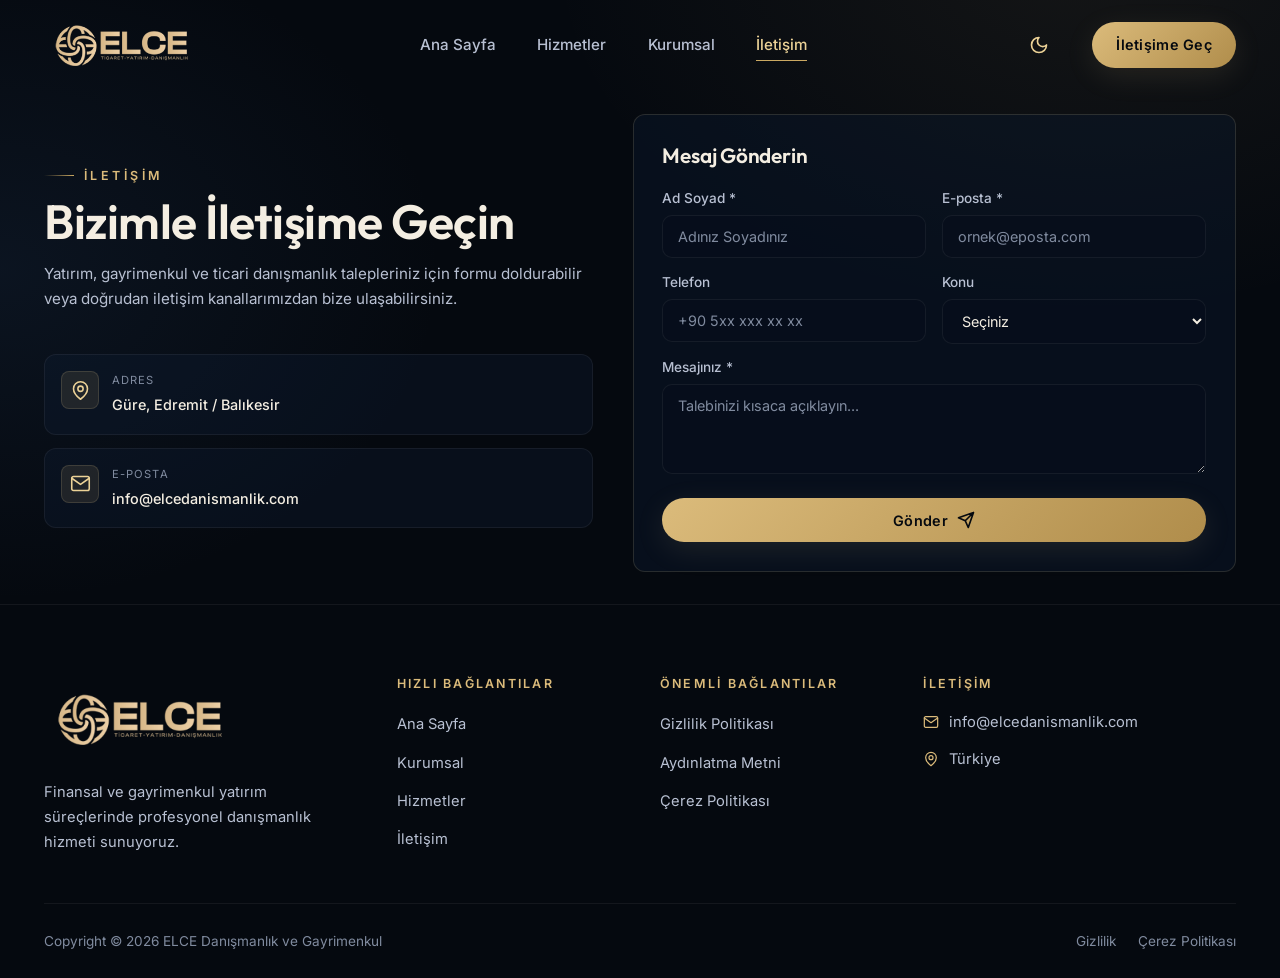
<file: iletisim.html>
<!DOCTYPE html>
<html lang="tr">
<head>
  <meta charset="UTF-8">
  <meta name="viewport" content="width=device-width, initial-scale=1">
  <title>İletişim — ELCE Danışmanlık</title>
  <meta name="description" content="Yatırım, gayrimenkul ve ticari danışmanlık hizmetlerimiz hakkında bilgi almak için bizimle iletişime geçin. Ekibimiz en kısa sürede size geri dönüş sağlayacaktır.">
  <meta name="robots" content="index, follow">
  <link rel="canonical" href="https://elcedanismanlik.com/iletisim">
  <link rel="icon" type="image/png" href="assets/favicon.png">
  <link rel="apple-touch-icon" href="assets/apple-touch-icon.png">
  <link rel="preconnect" href="https://fonts.googleapis.com">
  <link rel="preconnect" href="https://fonts.gstatic.com" crossorigin>
  <link href="https://fonts.googleapis.com/css2?family=Inter:wght@300;400;500;600&family=Outfit:wght@400;500;600;700&display=swap" rel="stylesheet">
  <link rel="stylesheet" href="css/style.css">
</head>
<body>
  <script>if(localStorage.getItem("theme")==="light")document.body.classList.add("light-mode");</script>

  <!-- ============ HEADER ============ -->
  <header class="site-header">
    <div class="header-inner">
      <a href="index.html" class="brand" aria-label="ELCE Danışmanlık Ana Sayfa">
        <img src="assets/logo.png" alt="ELCE Danışmanlık ve Gayrimenkul" class="brand-logo" width="160" height="67">
      </a>
      <nav class="main-nav" aria-label="Ana menü">
        <a href="index.html">Ana Sayfa</a>
        <a href="hizmetler.html">Hizmetler</a>
        <a href="kurumsal.html">Kurumsal</a>
        <a href="iletisim.html" class="active">İletişim</a>
      </nav>
      <div class="header-cta">
        <button id="theme-toggle" class="theme-toggle-btn" aria-label="Tema Değiştir">
          <svg class="sun-icon" viewBox="0 0 24 24" fill="none" stroke="currentColor" stroke-width="2" style="width: 20px; height: 20px; display: none;"><circle cx="12" cy="12" r="4"/><path d="M12 2v2M12 20v2M4.9 4.9l1.4 1.4M17.7 17.7l1.4 1.4M2 12h2M20 12h2M6.3 17.7l-1.4 1.4M19.1 4.9l-1.4 1.4" stroke-linecap="round"/></svg>
          <svg class="moon-icon" viewBox="0 0 24 24" fill="none" stroke="currentColor" stroke-width="2" style="width: 20px; height: 20px; display: block;"><path d="M12 3a6 6 0 0 0 9 9 9 9 0 1 1-9-9Z" stroke-linecap="round" stroke-linejoin="round"/></svg>
        </button>
        <a href="iletisim.html" class="btn btn-primary">İletişime Geç</a>
        <button class="nav-toggle" aria-label="Menüyü aç/kapat" aria-expanded="false">
          <span></span><span></span><span></span>
        </button>
      </div>
    </div>
  </header>

  <main style="padding-top: calc(var(--header-h) + 1.5rem); padding-bottom: 2rem;">
    <div class="container">
      <div class="contact-grid" style="align-items: center; gap: 2.5rem;">
        
        <!-- Left: Heading and Info -->
        <div class="contact-info reveal">
          <div class="section-head" style="margin-bottom: 1.5rem; max-width: none;">
            <span class="eyebrow">İletişim</span>
            <h1 style="font-family: var(--font-serif); font-size: clamp(2rem, 4vw, 3rem); color: var(--cream); margin-top: 0.5rem;">Bizimle İletişime Geçin</h1>
            <p class="lead" style="margin-top: 0.8rem; font-size: 0.95rem; line-height: 1.6;">
              Yatırım, gayrimenkul ve ticari danışmanlık talepleriniz için formu doldurabilir veya doğrudan iletişim kanallarımızdan bize ulaşabilirsiniz.
            </p>
          </div>
          
          <div class="contact-info" style="gap: 0.8rem; display: flex; flex-direction: column;">
            <div class="contact-item" style="padding: 1rem; gap: 0.8rem;">
              <div class="ci-icon" style="width: 38px; height: 38px; border-radius: 8px;">
                <svg viewBox="0 0 24 24" fill="none" stroke="currentColor" stroke-width="1.8"><path d="M20 10c0 6-8 12-8 12s-8-6-8-12a8 8 0 0 1 16 0z" stroke-linejoin="round"/><circle cx="12" cy="10" r="3"/></svg>
              </div>
              <div>
                <div class="ci-label" style="font-size: 0.7rem;">Adres</div>
                <div class="ci-value" style="font-size: 0.9rem;">Güre, Edremit / Balıkesir</div>
              </div>
            </div>
            

            <div class="contact-item" style="padding: 1rem; gap: 0.8rem;">
              <div class="ci-icon" style="width: 38px; height: 38px; border-radius: 8px;">
                <svg viewBox="0 0 24 24" fill="none" stroke="currentColor" stroke-width="1.8"><path d="M22 6 12 13 2 6" stroke-linecap="round" stroke-linejoin="round"/><rect x="2" y="4" width="20" height="16" rx="2"/></svg>
              </div>
              <div>
                <div class="ci-label" style="font-size: 0.7rem;">E-posta</div>
                <div class="ci-value" style="font-size: 0.9rem;">info@elcedanismanlik.com</div>
              </div>
            </div>
          </div>
        </div>
        
        <!-- Right: Form -->
        <form class="contact-form reveal d1" id="contact-form" novalidate style="padding: 1.8rem; background: rgba(12, 26, 48, 0.4);">
          <div class="section-head" style="max-width:none; margin-bottom:1.2rem">
            <h3 style="font-size: 1.3rem;">Mesaj Gönderin</h3>
          </div>
          <div class="form-row">
            <div class="field" style="margin-bottom: 0.8rem;">
              <label for="name" style="margin-bottom: 0.3rem;">Ad Soyad *</label>
              <input type="text" id="name" name="name" placeholder="Adınız Soyadınız" data-required style="padding: 0.75rem 0.9rem; font-size: 0.9rem;">
              <span class="err-msg">Lütfen adınızı girin.</span>
            </div>
            <div class="field" style="margin-bottom: 0.8rem;">
              <label for="email" style="margin-bottom: 0.3rem;">E-posta *</label>
              <input type="email" id="email" name="email" placeholder="ornek@eposta.com" data-required style="padding: 0.75rem 0.9rem; font-size: 0.9rem;">
              <span class="err-msg">Geçerli bir e-posta girin.</span>
            </div>
          </div>
          <div class="form-row">
            <div class="field" style="margin-bottom: 0.8rem;">
              <label for="phone" style="margin-bottom: 0.3rem;">Telefon</label>
              <input type="tel" id="phone" name="phone" placeholder="+90 5xx xxx xx xx" style="padding: 0.75rem 0.9rem; font-size: 0.9rem;">
            </div>
            <div class="field" style="margin-bottom: 0.8rem;">
              <label for="subject" style="margin-bottom: 0.3rem;">Konu</label>
              <select id="subject" name="subject" style="padding: 0.75rem 0.9rem; font-size: 0.9rem;">
                <option value="">Seçiniz</option>
                <option>Finansal Danışmanlık</option>
                <option>Gayrimenkul Danışmanlığı</option>
                <option>Yatırım Analizi</option>
                <option>Ticari Faaliyet Danışmanlığı</option>
                <option>Diğer</option>
              </select>
            </div>
          </div>
          <div class="field" style="margin-bottom: 1rem;">
            <label for="message" style="margin-bottom: 0.3rem;">Mesajınız *</label>
            <textarea id="message" name="message" placeholder="Talebinizi kısaca açıklayın..." data-required style="padding: 0.75rem 0.9rem; font-size: 0.9rem; min-height: 90px;"></textarea>
            <span class="err-msg">Lütfen mesajınızı girin.</span>
          </div>
          <button type="submit" class="btn btn-primary" style="width:100%; padding: 0.8rem 1.5rem; font-size: 0.9rem;">Gönder
            <svg viewBox="0 0 24 24" fill="none" stroke="currentColor" stroke-width="2.2"><path d="M22 2 11 13M22 2l-7 20-4-9-9-4 20-7z" stroke-linecap="round" stroke-linejoin="round"/></svg>
          </button>
          <div class="form-status" role="status" aria-live="polite" style="margin-top: 0.8rem; padding: 0.75rem 0.9rem; font-size: 0.85rem;"></div>
        </form>
        
      </div>
    </div>
  </main>

  <!-- ============ FOOTER ============ -->
  <footer class="site-footer">
    <div class="container">
      <div class="footer-top">
        <div class="footer-brand">
          <a href="index.html" class="brand">
            <img src="assets/logo.png" alt="ELCE Danışmanlık ve Gayrimenkul" class="brand-logo footer-logo" width="170" height="71">
          </a>
          <p>Finansal ve gayrimenkul yatırım süreçlerinde profesyonel danışmanlık hizmeti sunuyoruz.</p>
        </div>
        <div class="footer-col">
          <h5>Hızlı Bağlantılar</h5>
          <ul>
            <li><a href="index.html">Ana Sayfa</a></li>
            <li><a href="kurumsal.html">Kurumsal</a></li>
            <li><a href="hizmetler.html">Hizmetler</a></li>
            <li><a href="iletisim.html">İletişim</a></li>
          </ul>
        </div>
        <div class="footer-col">
          <h5>Önemli Bağlantılar</h5>
          <ul>
            <li><a href="kurumsal.html">Gizlilik Politikası</a></li>
            <li><a href="kurumsal.html">Aydınlatma Metni</a></li>
            <li><a href="kurumsal.html">Çerez Politikası</a></li>
          </ul>
        </div>
        <div class="footer-col">
          <h5>İletişim</h5>
          <ul class="footer-contact">
            <li>
              <svg viewBox="0 0 24 24" fill="none" stroke="currentColor" stroke-width="1.8"><path d="M22 6 12 13 2 6" stroke-linecap="round" stroke-linejoin="round"/><rect x="2" y="4" width="20" height="16" rx="2"/></svg>
              info@elcedanismanlik.com
            </li>

            <li>
              <svg viewBox="0 0 24 24" fill="none" stroke="currentColor" stroke-width="1.8"><path d="M20 10c0 6-8 12-8 12s-8-6-8-12a8 8 0 0 1 16 0z" stroke-linejoin="round"/><circle cx="12" cy="10" r="3"/></svg>
              Türkiye
            </li>
          </ul>
        </div>
      </div>
      <div class="footer-bottom">
        <span>Copyright © <span data-year>2026</span> ELCE Danışmanlık ve Gayrimenkul</span>
        <div class="legal">
          <a href="kurumsal.html">Gizlilik</a>
          <a href="kurumsal.html">Çerez Politikası</a>
        </div>
      </div>
    </div>
  </footer>

  <script src="js/main.js"></script>
</body>
</html>
</file>
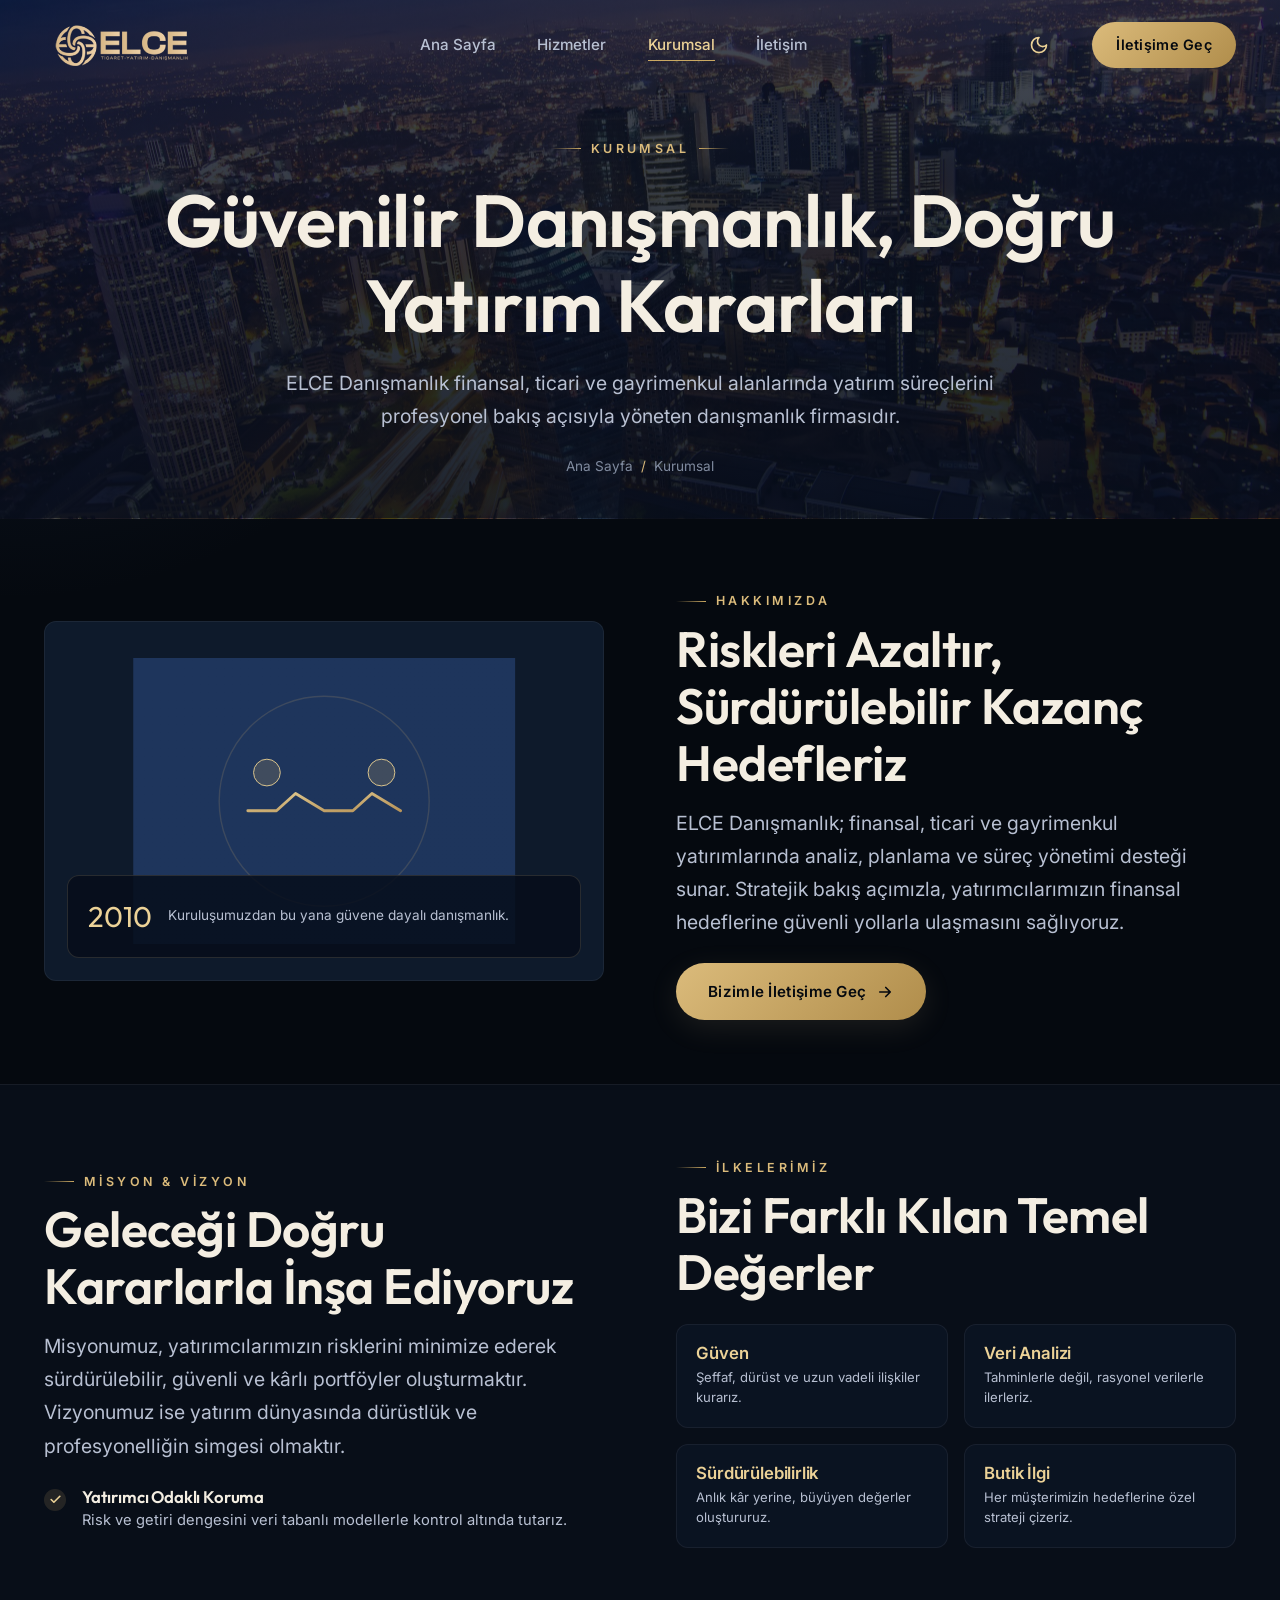
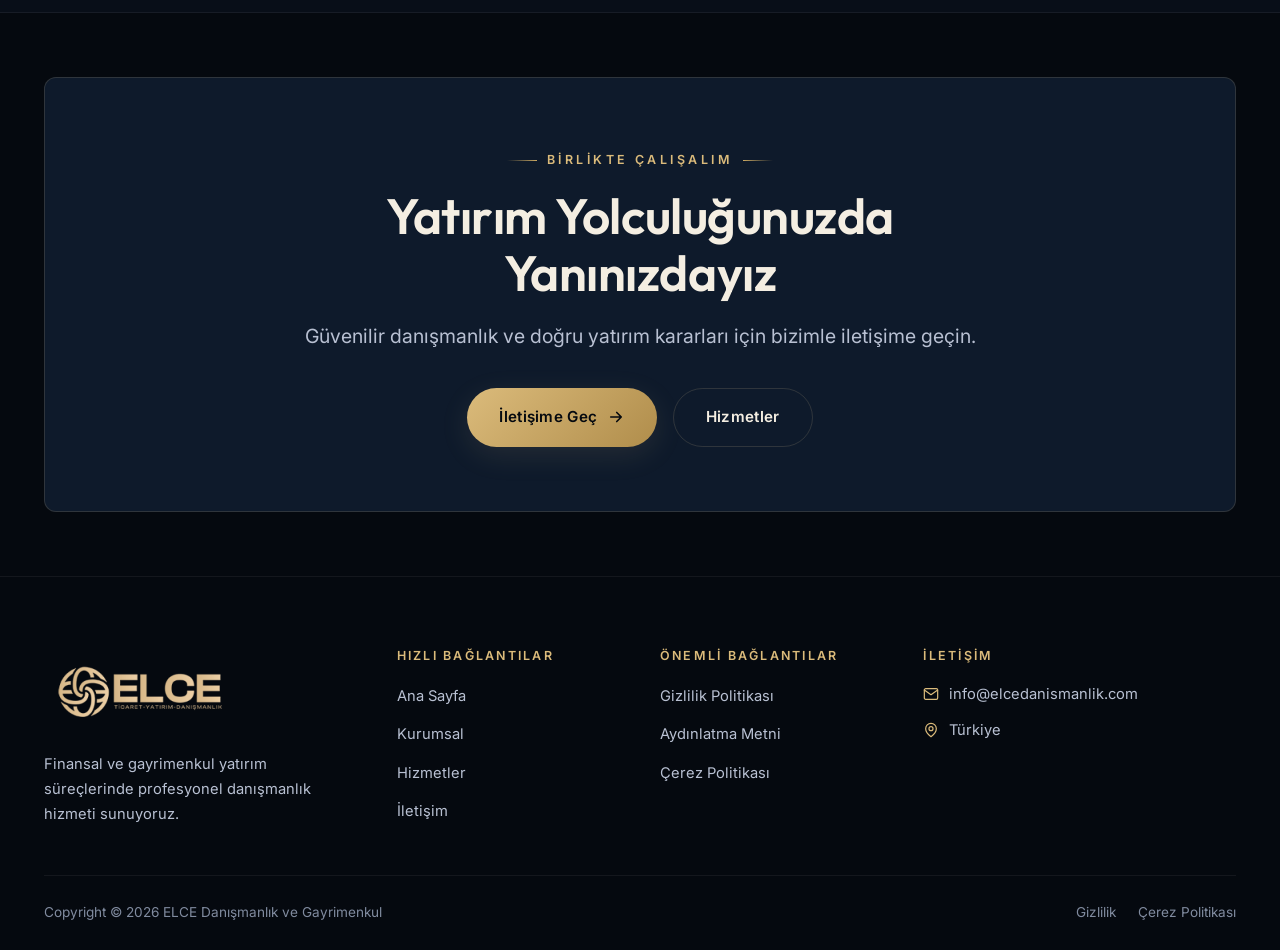
<file: kurumsal.html>
<!DOCTYPE html>
<html lang="tr">
<head>
  <meta charset="UTF-8">
  <meta name="viewport" content="width=device-width, initial-scale=1">
  <title>Kurumsal — ELCE Danışmanlık</title>
  <meta name="description" content="ELCE Danışmanlık; finansal, ticari ve gayrimenkul yatırımlarında analiz, planlama ve yönetim desteği sunar. Amacımız riskleri azaltarak sürdürülebilir kazanç sağlamaktır.">
  <meta name="robots" content="index, follow">
  <link rel="canonical" href="https://elcedanismanlik.com/kurumsal">
  <link rel="icon" type="image/png" href="assets/favicon.png">
  <link rel="apple-touch-icon" href="assets/apple-touch-icon.png">
  <link rel="preconnect" href="https://fonts.googleapis.com">
  <link rel="preconnect" href="https://fonts.gstatic.com" crossorigin>
  <link href="https://fonts.googleapis.com/css2?family=Inter:wght@300;400;500;600&family=Outfit:wght@400;500;600;700&display=swap" rel="stylesheet">
  <link rel="stylesheet" href="css/style.css">
</head>
<body>
  <script>if(localStorage.getItem("theme")==="light")document.body.classList.add("light-mode");</script>

  <!-- ============ HEADER ============ -->
  <header class="site-header">
    <div class="header-inner">
      <a href="index.html" class="brand" aria-label="ELCE Danışmanlık Ana Sayfa">
        <img src="assets/logo.png" alt="ELCE Danışmanlık ve Gayrimenkul" class="brand-logo" width="160" height="67">
      </a>
      <nav class="main-nav" aria-label="Ana menü">
        <a href="index.html">Ana Sayfa</a>
        <a href="hizmetler.html">Hizmetler</a>
        <a href="kurumsal.html" class="active">Kurumsal</a>
        <a href="iletisim.html">İletişim</a>
      </nav>
      <div class="header-cta">
        <button id="theme-toggle" class="theme-toggle-btn" aria-label="Tema Değiştir">
          <svg class="sun-icon" viewBox="0 0 24 24" fill="none" stroke="currentColor" stroke-width="2" style="width: 20px; height: 20px; display: none;"><circle cx="12" cy="12" r="4"/><path d="M12 2v2M12 20v2M4.9 4.9l1.4 1.4M17.7 17.7l1.4 1.4M2 12h2M20 12h2M6.3 17.7l-1.4 1.4M19.1 4.9l-1.4 1.4" stroke-linecap="round"/></svg>
          <svg class="moon-icon" viewBox="0 0 24 24" fill="none" stroke="currentColor" stroke-width="2" style="width: 20px; height: 20px; display: block;"><path d="M12 3a6 6 0 0 0 9 9 9 9 0 1 1-9-9Z" stroke-linecap="round" stroke-linejoin="round"/></svg>
        </button>
        <a href="iletisim.html" class="btn btn-primary">İletişime Geç</a>
        <button class="nav-toggle" aria-label="Menüyü aç/kapat" aria-expanded="false">
          <span></span><span></span><span></span>
        </button>
      </div>
    </div>
  </header>

  <main>
    <!-- ============ PAGE HERO ============ -->
    <section class="page-hero hero-kurumsal">
      <div class="container">
        <span class="eyebrow center reveal">Kurumsal</span>
        <h1 class="reveal d1">Güvenilir Danışmanlık, Doğru Yatırım Kararları</h1>
        <p class="lead reveal d2">
          ELCE Danışmanlık finansal, ticari ve gayrimenkul alanlarında yatırım süreçlerini
          profesyonel bakış açısıyla yöneten danışmanlık firmasıdır.
        </p>
        <div class="breadcrumb reveal d3">
          <a href="index.html">Ana Sayfa</a> <span>/</span> Kurumsal
        </div>
      </div>
    </section>

    <!-- ============ ABOUT SPLIT ============ -->
    <section class="section">
      <div class="container">
        <div class="split">
          <div class="split-media reveal" style="min-height:360px">
            <div class="visual">
              <svg viewBox="0 0 400 300" fill="none" xmlns="http://www.w3.org/2000/svg" aria-hidden="true">
                <defs>
                  <linearGradient id="ka" x1="0" y1="0" x2="400" y2="300"><stop stop-color="#1e355c"/><stop offset="1" stop-color="#0a1628"/></linearGradient>
                  <linearGradient id="kagold" x1="0" y1="0" x2="1" y2="1"><stop stop-color="#e0c98f"/><stop offset="1" stop-color="#b8945a"/></linearGradient>
                </defs>
                <rect width="400" height="300" fill="url(#ka)"/>
                <circle cx="200" cy="150" r="110" fill="none" stroke="rgba(201,168,106,0.18)" stroke-width="1.5"/>
                <path d="M120 160h30l20-18 30 18h30l20-18 30 18h0" stroke="url(#kagold)" stroke-width="3" fill="none" stroke-linecap="round" stroke-linejoin="round"/>
                <circle cx="140" cy="120" r="14" fill="rgba(201,168,106,0.2)" stroke="#e0c98f"/>
                <circle cx="260" cy="120" r="14" fill="rgba(201,168,106,0.2)" stroke="#e0c98f"/>
              </svg>
            </div>
            <div class="badge">
              <div class="b-num">2010</div>
              <div class="b-txt">Kuruluşumuzdan bu yana güvene dayalı danışmanlık.</div>
            </div>
          </div>
          <div class="split-content">
            <span class="eyebrow reveal">Hakkımızda</span>
            <h2 class="reveal d1" style="margin-top:0.5rem">Riskleri Azaltır, Sürdürülebilir Kazanç Hedefleriz</h2>
            <p class="lead reveal d2" style="margin-top:1rem">
              ELCE Danışmanlık; finansal, ticari ve gayrimenkul yatırımlarında analiz, planlama ve süreç yönetimi desteği sunar. Stratejik bakış açımızla, yatırımcılarımızın finansal hedeflerine güvenli yollarla ulaşmasını sağlıyoruz.
            </p>
            <div class="reveal d3" style="margin-top:1.5rem">
              <a href="iletisim.html" class="btn btn-primary">Bizimle İletişime Geç
                <svg viewBox="0 0 24 24" fill="none" stroke="currentColor" stroke-width="2.2"><path d="M5 12h14M13 6l6 6-6 6" stroke-linecap="round" stroke-linejoin="round"/></svg>
              </a>
            </div>
          </div>
        </div>
      </div>
    </section>

    <!-- ============ VALUES & MISSION UNIFIED ============ -->
    <section class="section bg-soft">
      <div class="container">
        <div class="split">
          <div class="split-content reveal">
            <span class="eyebrow">Misyon & Vizyon</span>
            <h2 style="margin-top:0.5rem">Geleceği Doğru Kararlarla İnşa Ediyoruz</h2>
            <p class="lead" style="margin-top:1rem">
              Misyonumuz, yatırımcılarımızın risklerini minimize ederek sürdürülebilir, güvenli ve kârlı portföyler oluşturmaktır. Vizyonumuz ise yatırım dünyasında dürüstlük ve profesyonelliğin simgesi olmaktır.
            </p>
            <ul class="feature-list" style="margin-top:1.5rem">
              <li>
                <span class="check"><svg viewBox="0 0 24 24" fill="none" stroke="currentColor" stroke-width="3"><path d="M20 6 9 17l-5-5" stroke-linecap="round" stroke-linejoin="round"/></svg></span>
                <div><h4>Yatırımcı Odaklı Koruma</h4><p>Risk ve getiri dengesini veri tabanlı modellerle kontrol altında tutarız.</p></div>
              </li>
            </ul>
          </div>
          
          <div class="split-content reveal d1">
            <span class="eyebrow">İlkelerimiz</span>
            <h2 style="margin-top:0.5rem">Bizi Farklı Kılan Temel Değerler</h2>
            <div class="cards-grid" style="grid-template-columns: repeat(2, 1fr); gap: 1rem; margin-top: 1.5rem;">
              <div class="value-card" style="padding: 1.2rem; text-align: left;">
                <h4 style="color: var(--gold-300); font-family: var(--font-sans); font-size: 1.05rem;">Güven</h4>
                <p style="font-size: 0.82rem; margin-top: 0.3rem; line-height:1.5;">Şeffaf, dürüst ve uzun vadeli ilişkiler kurarız.</p>
              </div>
              <div class="value-card" style="padding: 1.2rem; text-align: left;">
                <h4 style="color: var(--gold-300); font-family: var(--font-sans); font-size: 1.05rem;">Veri Analizi</h4>
                <p style="font-size: 0.82rem; margin-top: 0.3rem; line-height:1.5;">Tahminlerle değil, rasyonel verilerle ilerleriz.</p>
              </div>
              <div class="value-card" style="padding: 1.2rem; text-align: left;">
                <h4 style="color: var(--gold-300); font-family: var(--font-sans); font-size: 1.05rem;">Sürdürülebilirlik</h4>
                <p style="font-size: 0.82rem; margin-top: 0.3rem; line-height:1.5;">Anlık kâr yerine, büyüyen değerler oluştururuz.</p>
              </div>
              <div class="value-card" style="padding: 1.2rem; text-align: left;">
                <h4 style="color: var(--gold-300); font-family: var(--font-sans); font-size: 1.05rem;">Butik İlgi</h4>
                <p style="font-size: 0.82rem; margin-top: 0.3rem; line-height:1.5;">Her müşterimizin hedeflerine özel strateji çizeriz.</p>
              </div>
            </div>
          </div>
        </div>
      </div>
    </section>



    <!-- ============ CTA BAND ============ -->
    <section class="section">
      <div class="container">
        <div class="cta-band reveal">
          <span class="eyebrow center">Birlikte Çalışalım</span>
          <h2 style="margin-top:1rem">Yatırım Yolculuğunuzda Yanınızdayız</h2>
          <p class="lead" style="margin-inline:auto">
            Güvenilir danışmanlık ve doğru yatırım kararları için bizimle iletişime geçin.
          </p>
          <div class="hero-actions">
            <a href="iletisim.html" class="btn btn-primary">İletişime Geç
              <svg viewBox="0 0 24 24" fill="none" stroke="currentColor" stroke-width="2.2"><path d="M5 12h14M13 6l6 6-6 6" stroke-linecap="round" stroke-linejoin="round"/></svg>
            </a>
            <a href="hizmetler.html" class="btn btn-ghost">Hizmetler</a>
          </div>
        </div>
      </div>
    </section>
  </main>

  <!-- ============ FOOTER ============ -->
  <footer class="site-footer">
    <div class="container">
      <div class="footer-top">
        <div class="footer-brand">
          <a href="index.html" class="brand">
            <img src="assets/logo.png" alt="ELCE Danışmanlık ve Gayrimenkul" class="brand-logo footer-logo" width="170" height="71">
          </a>
          <p>Finansal ve gayrimenkul yatırım süreçlerinde profesyonel danışmanlık hizmeti sunuyoruz.</p>
        </div>
        <div class="footer-col">
          <h5>Hızlı Bağlantılar</h5>
          <ul>
            <li><a href="index.html">Ana Sayfa</a></li>
            <li><a href="kurumsal.html">Kurumsal</a></li>
            <li><a href="hizmetler.html">Hizmetler</a></li>
            <li><a href="iletisim.html">İletişim</a></li>
          </ul>
        </div>
        <div class="footer-col">
          <h5>Önemli Bağlantılar</h5>
          <ul>
            <li><a href="kurumsal.html">Gizlilik Politikası</a></li>
            <li><a href="kurumsal.html">Aydınlatma Metni</a></li>
            <li><a href="kurumsal.html">Çerez Politikası</a></li>
          </ul>
        </div>
        <div class="footer-col">
          <h5>İletişim</h5>
          <ul class="footer-contact">
            <li>
              <svg viewBox="0 0 24 24" fill="none" stroke="currentColor" stroke-width="1.8"><path d="M22 6 12 13 2 6" stroke-linecap="round" stroke-linejoin="round"/><rect x="2" y="4" width="20" height="16" rx="2"/></svg>
              info@elcedanismanlik.com
            </li>

            <li>
              <svg viewBox="0 0 24 24" fill="none" stroke="currentColor" stroke-width="1.8"><path d="M20 10c0 6-8 12-8 12s-8-6-8-12a8 8 0 0 1 16 0z" stroke-linejoin="round"/><circle cx="12" cy="10" r="3"/></svg>
              Türkiye
            </li>
          </ul>
        </div>
      </div>
      <div class="footer-bottom">
        <span>Copyright © <span data-year>2026</span> ELCE Danışmanlık ve Gayrimenkul</span>
        <div class="legal">
          <a href="kurumsal.html">Gizlilik</a>
          <a href="kurumsal.html">Çerez Politikası</a>
        </div>
      </div>
    </div>
  </footer>

  <script src="js/main.js"></script>
</body>
</html>
</file>
<file: css/style.css>
@import url('https://fonts.googleapis.com/css2?family=Inter:wght@300;400;500;600&family=Outfit:wght@400;500;600;700&display=swap');

/* ==========================================================================
   ELCE Danışmanlık — Premium Obsidian & Gold Design System
   ========================================================================== */

/* ---------- Design Tokens ---------- */
:root {
  /* Obsidian dark palette */
  --navy-950: #05090f;
  --navy-900: #080e18;
  --navy-850: #0a1320;
  --navy-800: #0e1a2b;
  --navy-700: #13243c;
  --navy-600: #192e4c;
  --navy-500: #213c63;

  /* Champagne Gold palette */
  --gold-600: #b08d4b;
  --gold-500: #cba962;
  --gold-400: #dbbb7b;
  --gold-300: #ecd297;
  --gold-glow: rgba(236, 210, 151, 0.22);

  /* Neutrals */
  --cream: #f4eee2;
  --ivory: #faf7f0;
  --text: #eae8e1;
  --text-dim: #b8c0d2;
  --text-muted: #808b9f;
  --line: rgba(236, 210, 151, 0.15);
  --line-soft: rgba(255, 255, 255, 0.06);

  /* Effects */
  --shadow-sm: 0 1px 3px rgba(0, 0, 0, 0.3);
  --shadow-md: 0 4px 20px rgba(0, 0, 0, 0.25);
  --shadow-lg: 0 10px 40px rgba(0, 0, 0, 0.35);
  --shadow-gold: 0 8px 30px rgba(236, 210, 151, 0.1);

  /* Type */
  --font-serif: "Outfit", "Playfair Display", "Times New Roman", serif;
  --font-sans: "Inter", system-ui, -apple-system, "Segoe UI", Roboto, sans-serif;

  /* Layout */
  --container: 1240px;
  --radius: 12px;
  --radius-lg: 20px;
  --header-h: 90px;
  --ease: cubic-bezier(0.16, 1, 0.3, 1);

  /* Card backgrounds */
  --card-bg: rgba(15, 30, 53, 0.35);
  --card-bg-hover: rgba(22, 41, 74, 0.4);

  /* Hero & Page Hero overlays */
  --hero-overlay-grad: linear-gradient(180deg, rgba(6, 13, 26, 0.5) 0%, rgba(6, 13, 26, 0.8) 55%, var(--navy-950) 100%);
  --hero-radial-grad: radial-gradient(1000px 700px at 85% 10%, rgba(236, 210, 151, 0.08), transparent 60%);
  --subpage-hero-overlay: linear-gradient(180deg, rgba(6, 13, 26, 0.75) 0%, rgba(6, 13, 26, 0.9) 100%);
  --header-bg: rgba(5, 9, 15, 0.9);
  --mobile-nav-bg: rgba(6, 13, 26, 0.98);
}

/* ---------- Light Mode Variable Overrides ---------- */
body.light-mode {
  --navy-950: #f5f7fa;
  --navy-900: #eef1f6;
  --navy-850: #e2e8f0;
  --navy-800: #cbd5e0;
  --navy-700: #a0aec0;
  --navy-600: #718096;
  --navy-500: #4a5568;

  --gold-600: #735118;
  --gold-500: #8b621d;
  --gold-400: #a37322;
  --gold-300: #ba8427;
  --gold-glow: rgba(136, 98, 33, 0.1);

  --cream: #0f172a;
  --text: #1e293b;
  --text-dim: #334155;
  --text-muted: #64748b;
  --line: rgba(136, 98, 33, 0.18);
  --line-soft: rgba(0, 0, 0, 0.06);

  --card-bg: rgba(255, 255, 255, 0.7);
  --card-bg-hover: rgba(255, 255, 255, 0.9);

  --bg-image: radial-gradient(900px 600px at 85% -5%, rgba(136, 98, 33, 0.04), transparent 60%),
              radial-gradient(800px 600px at 0% 30%, rgba(136, 98, 33, 0.06), transparent 55%);

  /* Overlays for light mode */
  --hero-overlay-grad: linear-gradient(180deg, rgba(245, 247, 250, 0.65) 0%, rgba(245, 247, 250, 0.88) 60%, var(--navy-950) 100%);
  --hero-radial-grad: radial-gradient(1000px 700px at 85% 10%, rgba(136, 98, 33, 0.06), transparent 60%);
  --subpage-hero-overlay: linear-gradient(180deg, rgba(245, 247, 250, 0.75) 0%, rgba(245, 247, 250, 0.92) 100%);
  --header-bg: rgba(245, 247, 250, 0.9);
  --mobile-nav-bg: rgba(245, 247, 250, 0.98);
}

/* ---------- Reset ---------- */
*,
*::before,
*::after {
  margin: 0;
  padding: 0;
  box-sizing: border-box;
}

html {
  scroll-behavior: smooth;
  scroll-padding-top: var(--header-h);
  -webkit-text-size-adjust: 100%;
}

body {
  font-family: var(--font-sans);
  font-size: 16px;
  line-height: 1.7;
  color: var(--text-dim);
  background-color: var(--navy-950);
  background-image: var(--bg-image,
    radial-gradient(900px 600px at 85% -5%, rgba(201, 168, 106, 0.08), transparent 60%),
    radial-gradient(800px 600px at 0% 30%, rgba(40, 70, 112, 0.18), transparent 55%));
  background-attachment: fixed;
  overflow-x: hidden;
  -webkit-font-smoothing: antialiased;
  text-rendering: optimizeLegibility;
}

img {
  max-width: 100%;
  display: block;
}

a {
  color: inherit;
  text-decoration: none;
  transition: color 0.25s var(--ease);
}

ul { list-style: none; }

button {
  font-family: inherit;
  cursor: pointer;
  border: none;
  background: none;
}

/* ---------- Typography ---------- */
h1, h2, h3, h4, h5 {
  font-family: var(--font-serif);
  color: var(--cream);
  font-weight: 600;
  line-height: 1.15;
  letter-spacing: -0.01em;
}

h1 { font-size: clamp(2.6rem, 6vw, 4.6rem); }
h2 { font-size: clamp(2rem, 4.2vw, 3.1rem); }
h3 { font-size: clamp(1.4rem, 2.4vw, 1.85rem); }
h4 { font-size: 1.25rem; }

p { color: var(--text-dim); }

.eyebrow {
  display: inline-flex;
  align-items: center;
  gap: 0.6rem;
  font-family: var(--font-sans);
  font-size: 0.78rem;
  font-weight: 600;
  letter-spacing: 0.28em;
  text-transform: uppercase;
  color: var(--gold-400);
}

.eyebrow::before {
  content: "";
  width: 30px;
  height: 1px;
  background: linear-gradient(90deg, transparent, var(--gold-500));
}

.eyebrow.center::after {
  content: "";
  width: 30px;
  height: 1px;
  background: linear-gradient(90deg, var(--gold-500), transparent);
}

.lead {
  font-size: clamp(1.05rem, 1.6vw, 1.22rem);
  color: var(--text-dim);
  max-width: 60ch;
}

.text-gold { color: var(--gold-400); }

/* ---------- Layout helpers ---------- */
.container {
  width: 100%;
  max-width: var(--container);
  margin-inline: auto;
  padding-inline: 24px;
}

.section {
  padding-block: clamp(2.5rem, 5vw, 4rem);
  position: relative;
}

.section-head {
  max-width: 720px;
  margin-bottom: 2rem;
}

.section-head.center { margin-inline: auto; text-align: center; }
.section-head h2 { margin-top: 1rem; }
.section-head p { margin-top: 1.1rem; }

.bg-soft {
  background: var(--navy-900);
  border-block: 1px solid var(--line-soft);
}

.bg-card {
  background: var(--navy-900);
}

/* ---------- Buttons ---------- */
.btn {
  display: inline-flex;
  align-items: center;
  justify-content: center;
  gap: 0.6rem;
  padding: 0.95rem 2rem;
  font-family: var(--font-sans);
  font-size: 0.95rem;
  font-weight: 600;
  letter-spacing: 0.02em;
  border-radius: 100px;
  transition: transform 0.3s var(--ease), box-shadow 0.3s var(--ease),
    background 0.3s var(--ease), color 0.3s var(--ease);
  white-space: nowrap;
}

.btn svg { width: 18px; height: 18px; }

.btn-primary {
  background: linear-gradient(135deg, var(--gold-400), var(--gold-600));
  color: var(--navy-950);
  box-shadow: var(--shadow-gold);
}
.btn-primary:hover {
  filter: brightness(1.06);
  box-shadow: 0 8px 24px rgba(201, 168, 106, 0.2);
}

.btn-ghost {
  background: transparent;
  color: var(--cream);
  border: 1px solid var(--line);
}
.btn-ghost:hover {
  border-color: var(--gold-500);
  color: var(--gold-300);
  background: rgba(201, 168, 106, 0.06);
}

.btn-solid {
  background: rgba(255, 255, 255, 0.05);
  color: var(--cream);
  border: 1px solid var(--line-soft);
}
.btn-solid:hover {
  background: rgba(201, 168, 106, 0.1);
  border-color: var(--gold-500);
}

/* ---------- Header ---------- */
.site-header {
  position: fixed;
  top: 0;
  left: 0;
  right: 0;
  height: var(--header-h);
  z-index: 1000;
  display: flex;
  align-items: center;
  transition: background 0.4s var(--ease), box-shadow 0.4s var(--ease),
    backdrop-filter 0.4s var(--ease);
}
.site-header.scrolled {
  background: var(--header-bg);
  box-shadow: 0 1px 0 var(--line-soft);
  border-bottom: 1px solid var(--line-soft);
}

.header-inner {
  width: 100%;
  max-width: var(--container);
  margin-inline: auto;
  padding-inline: 24px;
  display: flex;
  align-items: center;
  justify-content: space-between;
  gap: 2rem;
}

.brand {
  display: inline-flex;
  align-items: center;
}
.brand-logo {
  height: 68px;
  width: auto;
  display: block;
  transition: opacity 0.3s var(--ease);
}
.brand-logo.footer-logo { height: 84px; }
.brand:hover .brand-logo { opacity: 0.85; }

.main-nav { display: flex; align-items: center; gap: 0.4rem; }
.main-nav a {
  position: relative;
  padding: 0.5rem 1.1rem;
  font-size: 0.95rem;
  font-weight: 500;
  color: var(--text-dim);
  border-radius: 100px;
}
.main-nav a::after {
  content: "";
  position: absolute;
  left: 1.1rem;
  right: 1.1rem;
  bottom: 0.3rem;
  height: 1.5px;
  background: var(--gold-500);
  transform: scaleX(0);
  transform-origin: left;
  transition: transform 0.3s var(--ease);
}
.main-nav a:hover { color: var(--cream); }
.main-nav a:hover::after,
.main-nav a.active::after { transform: scaleX(1); }
.main-nav a.active { color: var(--gold-300); }

.header-cta { display: flex; align-items: center; gap: 1rem; }
.header-cta .btn { padding: 0.7rem 1.5rem; font-size: 0.9rem; }

.nav-toggle {
  display: none;
  width: 46px;
  height: 46px;
  flex-direction: column;
  justify-content: center;
  align-items: center;
  gap: 5px;
  border-radius: 12px;
  border: 1px solid var(--line-soft);
}
.nav-toggle span {
  width: 22px;
  height: 2px;
  background: var(--cream);
  border-radius: 2px;
  transition: transform 0.3s var(--ease), opacity 0.3s var(--ease);
}
.nav-toggle.active span:nth-child(1) { transform: translateY(7px) rotate(45deg); }
.nav-toggle.active span:nth-child(2) { opacity: 0; }
.nav-toggle.active span:nth-child(3) { transform: translateY(-7px) rotate(-45deg); }

/* ---------- Hero ---------- */
.hero {
  position: relative;
  min-height: 100vh;
  display: flex;
  align-items: center;
  padding-top: var(--header-h);
  overflow: hidden;
}
.hero-bg {
  position: absolute;
  inset: 0;
  z-index: 0;
  background:
    var(--hero-overlay-grad),
    var(--hero-radial-grad),
    url("../assets/hero-bg-building.jpg");
  background-position: center right;
  background-repeat: no-repeat;
  background-size: cover;
}
.hero-inner {
  position: relative;
  z-index: 2;
  display: grid;
  grid-template-columns: 1.15fr 0.85fr;
  gap: 4rem;
  align-items: center;
}
.hero h1 {
  margin: 1.4rem 0 1.2rem;
  font-size: clamp(2rem, 4.8vw, 3.2rem);
  font-weight: 500;
  line-height: 1.25;
  letter-spacing: -0.015em;
}
.hero h1 em {
  font-style: normal;
  color: var(--gold-300);
  font-weight: 600;
}
.hero-actions { display: flex; flex-wrap: wrap; gap: 1rem; margin-top: 2.2rem; }

.hero-stats {
  margin-top: 3rem;
  display: flex;
  gap: 2.6rem;
  flex-wrap: wrap;
}
.hero-stats .num {
  font-family: var(--font-serif);
  font-size: 2.3rem;
  color: var(--gold-300);
  line-height: 1;
}
.hero-stats .lbl {
  font-size: 0.78rem;
  color: var(--text-muted);
  letter-spacing: 0.14em;
  text-transform: uppercase;
  margin-top: 0.5rem;
}

/* Hero floating card */
.hero-card {
  position: relative;
  border-radius: var(--radius);
  padding: 2.4rem;
  background: rgba(12, 26, 48, 0.5);
  border: 1px solid var(--line);
}
.hero-card .quote-mark {
  font-family: var(--font-serif);
  font-size: 4rem;
  line-height: 0.6;
  color: var(--gold-500);
  opacity: 0.5;
}
.hero-card blockquote {
  font-family: var(--font-serif);
  font-size: 1.35rem;
  line-height: 1.5;
  color: var(--cream);
  margin: 0.8rem 0 1.6rem;
}
.hero-card .quote-author { color: var(--gold-300); font-weight: 600; font-size: 0.95rem; }
.hero-card .quote-role { color: var(--text-muted); font-size: 0.82rem; margin-top: 0.2rem; }

.hero-card-list {
  margin-top: 2rem;
  display: flex;
  flex-direction: column;
  gap: 1rem;
  padding-top: 1.6rem;
  border-top: 1px solid var(--line-soft);
}
.hero-card-list li {
  display: flex;
  gap: 0.8rem;
  align-items: flex-start;
  font-size: 0.95rem;
  color: var(--text);
}
.check {
  flex-shrink: 0;
  width: 22px; height: 22px;
  border-radius: 50%;
  background: rgba(201, 168, 106, 0.15);
  color: var(--gold-300);
  display: grid;
  place-items: center;
}
.check svg { width: 13px; height: 13px; }

.scroll-cue {
  position: absolute;
  bottom: 1.8rem;
  left: 50%;
  transform: translateX(-50%);
  z-index: 3;
  color: var(--text-muted);
  font-size: 0.7rem;
  letter-spacing: 0.3em;
  text-transform: uppercase;
  display: flex;
  flex-direction: column;
  align-items: center;
  gap: 0.6rem;
}
.scroll-cue .mouse {
  width: 22px; height: 36px;
  border: 1.5px solid var(--line);
  border-radius: 14px;
  position: relative;
}
.scroll-cue .mouse::after {
  content: "";
  position: absolute;
  top: 7px; left: 50%;
  transform: translateX(-50%);
  width: 3px; height: 7px;
  background: var(--gold-400);
  border-radius: 3px;
  animation: wheel 1.8s var(--ease) infinite;
}
@keyframes wheel {
  0% { opacity: 0; transform: translate(-50%, -4px); }
  40% { opacity: 1; }
  100% { opacity: 0; transform: translate(-50%, 10px); }
}

/* ---------- Trust bar ---------- */
.trust-bar {
  border-block: 1px solid var(--line-soft);
  padding-block: 2.4rem;
  background: var(--navy-900);
}
.trust-bar .container {
  display: grid;
  grid-template-columns: auto 1fr;
  gap: 3rem;
  align-items: center;
}
.trust-bar p.first {
  font-family: var(--font-serif);
  color: var(--cream);
  font-size: 1.1rem;
  max-width: 18ch;
  line-height: 1.3;
}
.trust-items {
  display: grid;
  grid-template-columns: repeat(4, 1fr);
  gap: 1.5rem;
}
.trust-items .item {
  border-left: 1px solid var(--line);
  padding-left: 1.2rem;
}
.trust-items .num {
  font-family: var(--font-serif);
  font-size: 2rem;
  color: var(--gold-300);
  line-height: 1;
}
.trust-items .lbl {
  font-size: 0.82rem;
  color: var(--text-muted);
  margin-top: 0.4rem;
}

/* ---------- Service cards ---------- */
.cards-grid {
  display: grid;
  grid-template-columns: repeat(auto-fit, minmax(280px, 1fr));
  gap: 1.5rem;
}
.service-card {
  display: block;
  position: relative;
  padding: 2.5rem 2rem;
  border-radius: var(--radius-lg);
  background: var(--card-bg);
  border: 1px solid var(--line-soft);
  overflow: hidden;
  text-decoration: none;
  transition: transform 0.4s var(--ease), border-color 0.4s var(--ease), background 0.4s var(--ease), box-shadow 0.4s var(--ease);
}
.service-card::after {
  content: "";
  position: absolute;
  inset: 0;
  background: radial-gradient(circle at 100% 0%, var(--gold-glow), transparent 60%);
  opacity: 0;
  transition: opacity 0.4s var(--ease);
  z-index: 0;
  pointer-events: none;
}
.service-card:hover {
  transform: translateY(-8px);
  border-color: var(--gold-400);
  background: var(--card-bg-hover);
  box-shadow: 0 20px 40px rgba(0, 0, 0, 0.25), 0 0 20px rgba(186, 144, 76, 0.1);
}
.service-card:hover::after {
  opacity: 1;
}
.service-icon {
  width: 56px; height: 56px;
  border-radius: 16px;
  display: grid;
  place-items: center;
  background: linear-gradient(135deg, rgba(186, 144, 76, 0.15) 0%, rgba(186, 144, 76, 0.05) 100%);
  border: 1px solid var(--line);
  color: var(--gold-300);
  margin-bottom: 1.6rem;
  position: relative;
  z-index: 1;
  transition: transform 0.4s var(--ease), background 0.4s var(--ease), color 0.4s var(--ease);
}
.service-card:hover .service-icon {
  transform: scale(1.08) rotate(6deg);
  background: linear-gradient(135deg, rgba(186, 144, 76, 0.3) 0%, rgba(186, 144, 76, 0.1) 100%);
  color: var(--cream);
}
.service-icon svg { width: 26px; height: 26px; }
.service-card h3 {
  position: relative;
  z-index: 1;
  font-size: 1.35rem;
  color: var(--cream);
  transition: color 0.3s var(--ease);
}
.service-card:hover h3 {
  color: var(--gold-300);
}
.service-card p {
  position: relative;
  z-index: 1;
  margin-top: 0.8rem;
  font-size: 0.95rem;
  line-height: 1.6;
  color: var(--text-dim);
}
.service-card .index {
  position: absolute;
  top: 1.2rem; right: 1.5rem;
  font-family: var(--font-serif);
  font-size: 3.5rem;
  font-weight: 700;
  color: var(--gold-300);
  opacity: 0.06;
  z-index: 0;
  transition: transform 0.4s var(--ease), opacity 0.4s var(--ease);
}
.service-card:hover .index {
  transform: scale(1.15) translateY(-5px);
  opacity: 0.15;
}

/* ---------- Split / About ---------- */
.split {
  display: grid;
  grid-template-columns: 1fr 1fr;
  gap: 4.5rem;
  align-items: center;
}
.split.reverse .split-media { order: 2; }
.split-media {
  position: relative;
  border-radius: var(--radius);
  overflow: hidden;
  min-height: 440px;
  background: var(--navy-800);
  border: 1px solid var(--line-soft);
}
.split-media .visual {
  position: absolute;
  inset: 0;
  display: grid;
  place-items: center;
}
.split-media .visual svg { width: 80%; height: 80%; }
.split-media .badge {
  position: absolute;
  bottom: 1.4rem; left: 1.4rem; right: 1.4rem;
  display: flex;
  align-items: center;
  gap: 1rem;
  padding: 1rem 1.2rem;
  background: rgba(6, 13, 26, 0.85);
  border: 1px solid var(--line);
  border-radius: var(--radius);
}
.split-media .badge .b-num {
  font-family: var(--font-serif);
  font-size: 1.8rem;
  color: var(--gold-300);
}
.split-media .badge .b-txt {
  font-size: 0.85rem;
  color: var(--text-dim);
  line-height: 1.3;
}

.feature-list { margin-top: 2rem; display: flex; flex-direction: column; gap: 1.1rem; }
.feature-list li { display: flex; gap: 1rem; align-items: flex-start; }
.feature-list h4 { color: var(--cream); font-size: 1.05rem; margin-bottom: 0.15rem; }
.feature-list .check { margin-top: 2px; }
.feature-list p { font-size: 0.92rem; }

/* ---------- Process timeline ---------- */
.process { counter-reset: step; }
.process-grid {
  display: grid;
  grid-template-columns: repeat(4, 1fr);
  gap: 1.5rem;
}
.process-step {
  position: relative;
  padding: 2.2rem 1.6rem;
  border-radius: var(--radius);
  background: var(--card-bg);
  border: 1px solid var(--line-soft);
  transition: border-color 0.3s var(--ease);
}
.process-step:hover { border-color: var(--line); }
.process-step .step-num {
  font-family: var(--font-serif);
  font-size: 1rem;
  color: var(--gold-400);
  letter-spacing: 0.2em;
}
.process-step h4 { font-size: 1.2rem; margin: 0.7rem 0 0.5rem; color: var(--cream); }
.process-step p { font-size: 0.9rem; }
.process-step::before {
  content: "0" counter(step);
  counter-increment: step;
  position: absolute;
  top: -18px; left: 1.6rem;
  width: 38px; height: 38px;
  border-radius: 50%;
  display: grid; place-items: center;
  background: var(--navy-900);
  border: 1px solid var(--gold-500);
  color: var(--gold-300);
  font-family: var(--font-serif);
  font-size: 0.95rem;
}

#service-process .process-step::before {
  display: none;
}

/* ---------- Why us / values ---------- */
.values-grid {
  display: grid;
  grid-template-columns: repeat(auto-fit, minmax(240px, 1fr));
  gap: 1.5rem;
}
.value-card {
  padding: 2rem;
  border-radius: var(--radius);
  text-align: center;
  border: 1px solid var(--line-soft);
  background: var(--card-bg);
  transition: border-color 0.3s var(--ease);
}
.value-card:hover { border-color: var(--line); }
.value-card .v-icon {
  width: 56px; height: 56px;
  margin: 0 auto 1.2rem;
  border-radius: 50%;
  display: grid; place-items: center;
  color: var(--gold-300);
  background: rgba(201, 168, 106, 0.1);
}
.value-card .v-icon svg { width: 30px; height: 30px; }
.value-card h4 { font-size: 1.2rem; color: var(--cream); }
.value-card p { font-size: 0.9rem; margin-top: 0.6rem; }

/* ---------- CTA band ---------- */
.cta-band {
  position: relative;
  border-radius: var(--radius);
  padding: clamp(2.6rem, 5vw, 4.5rem);
  overflow: hidden;
  text-align: center;
  background: var(--navy-800);
  border: 1px solid var(--line);
}
.cta-band h2 { max-width: 22ch; margin-inline: auto; }
.cta-band p { max-width: 56ch; margin: 1.2rem auto 0; }
.cta-band .hero-actions { justify-content: center; margin-top: 2.2rem; }

/* ---------- FAQ ---------- */
.faq-list { max-width: 820px; margin-inline: auto; display: flex; flex-direction: column; gap: 1rem; }
.faq-grid {
  display: grid;
  grid-template-columns: repeat(2, 1fr);
  gap: 1rem;
  max-width: none;
}
@media (max-width: 760px) {
  .faq-grid {
    grid-template-columns: 1fr;
  }
}
.faq-item {
  border: 1px solid var(--line-soft);
  border-radius: var(--radius);
  background: var(--card-bg);
  overflow: hidden;
  transition: border-color 0.3s var(--ease);
}
.faq-item.open { border-color: var(--line); }
.faq-q {
  width: 100%;
  display: flex;
  align-items: center;
  justify-content: space-between;
  gap: 1rem;
  padding: 1.3rem 1.6rem;
  text-align: left;
  font-family: var(--font-serif);
  font-size: 1.1rem;
  color: var(--cream);
}
.faq-q .plus {
  flex-shrink: 0;
  width: 26px; height: 26px;
  border-radius: 50%;
  border: 1px solid var(--line);
  display: grid; place-items: center;
  color: var(--gold-300);
  transition: transform 0.3s var(--ease), background 0.3s var(--ease);
}
.faq-item.open .plus { transform: rotate(45deg); background: rgba(201, 168, 106, 0.15); }
.faq-a {
  max-height: 0;
  overflow: hidden;
  transition: max-height 0.4s var(--ease);
}
.faq-a p { padding: 0 1.6rem 1.4rem; color: var(--text-dim); }

/* ---------- Page hero (sub pages) ---------- */
.page-hero {
  padding-top: calc(var(--header-h) + 2.5rem);
  padding-bottom: 2.5rem;
  text-align: center;
  position: relative;
  overflow: hidden;
}
.page-hero::before {
  content: "";
  position: absolute;
  inset: 0;
  background: radial-gradient(700px 400px at 50% -10%, rgba(201, 168, 106, 0.08), transparent 60%);
  z-index: 0;
}
.page-hero.hero-kurumsal::before {
  background:
    var(--subpage-hero-overlay),
    url("../assets/kurumsal-hero-bg.jpg");
  background-position: center center;
  background-repeat: no-repeat;
  background-size: cover;
}
.page-hero.hero-hizmetler::before {
  background:
    var(--subpage-hero-overlay),
    url("../assets/hizmetler-hero-bg.jpg");
  background-position: center center;
  background-repeat: no-repeat;
  background-size: cover;
}
.page-hero.hero-iletisim::before {
  background:
    var(--subpage-hero-overlay),
    url("../assets/iletisim-hero-bg.webp");
  background-position: center center;
  background-repeat: no-repeat;
  background-size: cover;
}
.page-hero > * { position: relative; z-index: 1; }
.page-hero h1 { margin: 1.2rem 0; }
.page-hero .lead { margin-inline: auto; }
.breadcrumb {
  display: flex;
  justify-content: center;
  gap: 0.5rem;
  font-size: 0.85rem;
  color: var(--text-muted);
  margin-top: 1.4rem;
}
.breadcrumb a:hover { color: var(--gold-300); }
.breadcrumb span { color: var(--gold-400); }

/* ---------- Contact ---------- */
.contact-grid {
  display: grid;
  grid-template-columns: 1fr 1.1fr;
  gap: 3rem;
  align-items: start;
}
.contact-info { display: flex; flex-direction: column; gap: 1.2rem; }
.contact-item {
  display: flex;
  gap: 1.1rem;
  align-items: flex-start;
  padding: 1.4rem;
  border-radius: var(--radius);
  border: 1px solid var(--line-soft);
  background: var(--card-bg);
  transition: border-color 0.3s var(--ease);
}
.contact-item:hover { border-color: var(--line); }
.contact-item .ci-icon {
  flex-shrink: 0;
  width: 46px; height: 46px;
  border-radius: 12px;
  display: grid; place-items: center;
  background: rgba(201, 168, 106, 0.12);
  color: var(--gold-300);
  border: 1px solid var(--line);
}
.contact-item .ci-icon svg { width: 21px; height: 21px; }
.contact-item .ci-label { font-size: 0.78rem; color: var(--text-muted); letter-spacing: 0.1em; text-transform: uppercase; }
.contact-item .ci-value { color: var(--cream); font-weight: 500; margin-top: 0.2rem; word-break: break-word; }

.contact-form {
  padding: 2.4rem;
  border-radius: var(--radius);
  border: 1px solid var(--line);
  background: rgba(12, 26, 48, 0.4);
}
.form-row { display: grid; grid-template-columns: 1fr 1fr; gap: 1rem; }
.field { margin-bottom: 1.1rem; }
.field label {
  display: block;
  font-size: 0.85rem;
  color: var(--text-dim);
  margin-bottom: 0.5rem;
  font-weight: 500;
}
.field input,
.field select,
.field textarea {
  width: 100%;
  padding: 0.9rem 1rem;
  font-family: inherit;
  font-size: 0.95rem;
  color: var(--cream);
  background: rgba(6, 13, 26, 0.5);
  border: 1px solid var(--line-soft);
  border-radius: 10px;
  transition: border-color 0.25s var(--ease), box-shadow 0.25s var(--ease);
}
.field textarea { resize: vertical; min-height: 130px; }
.field input::placeholder,
.field textarea::placeholder { color: var(--text-muted); }
.field input:focus,
.field select:focus,
.field textarea:focus {
  outline: none;
  border-color: var(--gold-500);
  box-shadow: 0 0 0 3px rgba(201, 168, 106, 0.12);
}
.field.error input,
.field.error textarea { border-color: #e0746a; }
.field .err-msg { color: #e89188; font-size: 0.8rem; margin-top: 0.35rem; display: none; }
.field.error .err-msg { display: block; }
.form-status {
  margin-top: 1rem;
  padding: 0.9rem 1.1rem;
  border-radius: 10px;
  font-size: 0.9rem;
  display: none;
}
.form-status.success { display: block; background: rgba(80, 170, 110, 0.12); color: #8fd6a8; border: 1px solid rgba(80, 170, 110, 0.3); }
.form-status.error { display: block; background: rgba(224, 116, 106, 0.12); color: #e89188; border: 1px solid rgba(224, 116, 106, 0.3); }

/* ---------- Footer ---------- */
.site-footer {
  border-top: 1px solid var(--line-soft);
  background: var(--navy-950);
  padding-top: 4.5rem;
  position: relative;
}
.footer-top {
  display: grid;
  grid-template-columns: 1.4fr 1fr 1fr 1.4fr;
  gap: 2.5rem;
  padding-bottom: 3rem;
}
.footer-brand .brand { margin-bottom: 1.2rem; }
.footer-brand p { font-size: 0.92rem; max-width: 32ch; }
.footer-col h5 {
  font-family: var(--font-sans);
  font-size: 0.78rem;
  letter-spacing: 0.18em;
  text-transform: uppercase;
  color: var(--gold-400);
  margin-bottom: 1.2rem;
}
.footer-col ul { display: flex; flex-direction: column; gap: 0.7rem; }
.footer-col a { color: var(--text-dim); font-size: 0.92rem; }
.footer-col a:hover { color: var(--gold-300); }
.footer-contact li { display: flex; gap: 0.6rem; align-items: flex-start; color: var(--text-dim); font-size: 0.92rem; }
.footer-contact svg { width: 16px; height: 16px; color: var(--gold-400); flex-shrink: 0; margin-top: 4px; }

.footer-bottom {
  border-top: 1px solid var(--line-soft);
  padding-block: 1.6rem;
  display: flex;
  justify-content: space-between;
  align-items: center;
  gap: 1rem;
  flex-wrap: wrap;
  font-size: 0.85rem;
  color: var(--text-muted);
}
.footer-bottom .legal { display: flex; gap: 1.4rem; }
.footer-bottom .legal a:hover { color: var(--gold-300); }

/* ---------- Reveal animations ---------- */
.reveal {
  opacity: 0;
  transform: translateY(14px);
  transition: opacity 0.6s var(--ease), transform 0.6s var(--ease);
}
.reveal.visible { opacity: 1; transform: none; }
.reveal.d1 { transition-delay: 0.08s; }
.reveal.d2 { transition-delay: 0.16s; }
.reveal.d3 { transition-delay: 0.24s; }
.reveal.d4 { transition-delay: 0.32s; }

@media (prefers-reduced-motion: reduce) {
  *, *::before, *::after { animation-duration: 0.01ms !important; transition-duration: 0.01ms !important; }
  .reveal { opacity: 1; transform: none; }
  html { scroll-behavior: auto; }
}

/* ---------- Responsive ---------- */
@media (max-width: 980px) {
  .hero-inner { grid-template-columns: 1fr; gap: 2.5rem; }
  .hero { min-height: auto; padding-bottom: 4rem; }
  .split { grid-template-columns: 1fr; gap: 2.5rem; }
  .split.reverse .split-media { order: 0; }
  .split-media { min-height: 320px; }
  .process-grid { grid-template-columns: repeat(2, 1fr); }
  .footer-top { grid-template-columns: 1fr 1fr; gap: 2rem; }
  .contact-grid { grid-template-columns: 1fr; }
  .trust-bar .container { grid-template-columns: 1fr; }
  .trust-items { grid-template-columns: repeat(2, 1fr); }
}

@media (max-width: 760px) {
  .main-nav {
    position: fixed;
    inset: var(--header-h) 0 0 0;
    flex-direction: column;
    justify-content: flex-start;
    gap: 0.5rem;
    padding: 2rem 1.5rem;
    background: var(--mobile-nav-bg);
    backdrop-filter: blur(20px);
    transform: translateX(100%);
    transition: transform 0.4s var(--ease);
    z-index: 999;
  }
  .main-nav.open { transform: translateX(0); }
  .main-nav a { width: 100%; padding: 1rem 1.2rem; font-size: 1.05rem; }
  .main-nav a::after { display: none; }
  .nav-toggle { display: flex; }
  .header-cta .btn { display: none; }
  .brand-logo { height: 50px; }
  .hero-actions { width: 100%; }
  .hero-actions .btn { flex: 1; }
  .footer-top { grid-template-columns: 1fr; }
  .form-row { grid-template-columns: 1fr; }
  .process-grid { grid-template-columns: 1fr; }
  .trust-items { grid-template-columns: 1fr 1fr; }
  .hero-stats { gap: 1.8rem; }
}

@media (max-width: 420px) {
  .btn { width: 100%; }
  .hero-actions { flex-direction: column; }
  .footer-bottom { flex-direction: column; text-align: center; }
}

/* ---------- Redesign Interactive Components ---------- */
.analyzer-card {
  background: var(--card-bg);
  backdrop-filter: blur(16px);
  border: 1px solid var(--line);
  border-radius: var(--radius-lg);
  padding: 2.2rem;
  box-shadow: var(--shadow-lg), var(--shadow-gold);
}
.analyzer-card h3 {
  font-family: var(--font-sans);
  font-size: 1.35rem;
  margin-bottom: 1.2rem;
  color: var(--cream);
  text-align: center;
}
.analyzer-steps {
  display: flex;
  flex-direction: column;
  gap: 1.2rem;
}
.analyzer-q-title {
  font-size: 0.92rem;
  font-weight: 500;
  color: var(--text-dim);
  margin-bottom: 0.6rem;
}
.analyzer-options {
  display: grid;
  grid-template-columns: repeat(3, 1fr);
  gap: 0.6rem;
}
.analyzer-btn {
  padding: 0.8rem 0.5rem;
  border-radius: var(--radius);
  background: rgba(255, 255, 255, 0.03);
  border: 1px solid var(--line-soft);
  color: var(--text-dim);
  font-size: 0.82rem;
  font-weight: 500;
  text-align: center;
  transition: all 0.3s var(--ease);
}
.analyzer-btn:hover {
  background: rgba(236, 210, 151, 0.05);
  border-color: var(--gold-500);
  color: var(--gold-300);
}
.analyzer-btn.active {
  background: var(--gold-glow);
  border-color: var(--gold-300);
  color: var(--cream);
  box-shadow: 0 0 10px rgba(236, 210, 151, 0.15);
}
.analyzer-result {
  margin-top: 1.5rem;
  padding: 1.2rem;
  border-radius: var(--radius);
  background: rgba(236, 210, 151, 0.04);
  border: 1px dashed rgba(236, 210, 151, 0.25);
  display: none;
  animation: fadeIn 0.4s var(--ease) forwards;
}
.analyzer-result h4 {
  font-family: var(--font-sans);
  font-size: 0.95rem;
  color: var(--gold-300);
  margin-bottom: 0.4rem;
}
.analyzer-result p {
  font-size: 0.82rem;
  line-height: 1.5;
  color: var(--text-dim);
}
.analyzer-result .btn-sm {
  display: inline-flex;
  margin-top: 0.8rem;
  padding: 0.45rem 1rem;
  font-size: 0.78rem;
  border-radius: 6px;
  background: var(--gold-500);
  color: var(--navy-950);
  font-weight: 600;
}
.analyzer-result .btn-sm:hover {
  background: var(--gold-300);
}

@keyframes fadeIn {
  from { opacity: 0; transform: translateY(6px); }
  to { opacity: 1; transform: none; }
}

/* Category Filters (Hizmetler) */
.filter-container {
  display: flex;
  justify-content: center;
  gap: 0.8rem;
  margin-bottom: 2.5rem;
  flex-wrap: wrap;
}
.category-btn {
  padding: 0.65rem 1.4rem;
  border-radius: 30px;
  font-size: 0.88rem;
  font-weight: 500;
  color: var(--text-dim);
  background: rgba(255, 255, 255, 0.03);
  border: 1px solid var(--line-soft);
  transition: all 0.3s var(--ease);
}
.category-btn:hover, .category-btn.active {
  background: var(--gold-500);
  border-color: var(--gold-500);
  color: var(--navy-950);
  box-shadow: var(--shadow-gold);
}

/* Hide services cards when filtered */
.service-card.hidden {
  display: none !important;
}

/* ---------- Theme Toggle ---------- */
.theme-toggle-btn {
  background: none;
  border: none;
  cursor: pointer;
  outline: none;
  margin-right: 1.2rem;
  color: var(--gold-300);
  display: inline-flex;
  align-items: center;
  justify-content: center;
  padding: 0.5rem;
  border-radius: 50%;
  transition: background 0.3s var(--ease), color 0.3s var(--ease);
}
.theme-toggle-btn:hover {
  background: rgba(255, 255, 255, 0.05);
  color: var(--gold-500);
}
body.light-mode .theme-toggle-btn:hover {
  background: rgba(0, 0, 0, 0.05);
}
body.light-mode .sun-icon { display: block !important; }
body.light-mode .moon-icon { display: none !important; }
body:not(.light-mode) .sun-icon { display: none !important; }
body:not(.light-mode) .moon-icon { display: block !important; }
</file>
